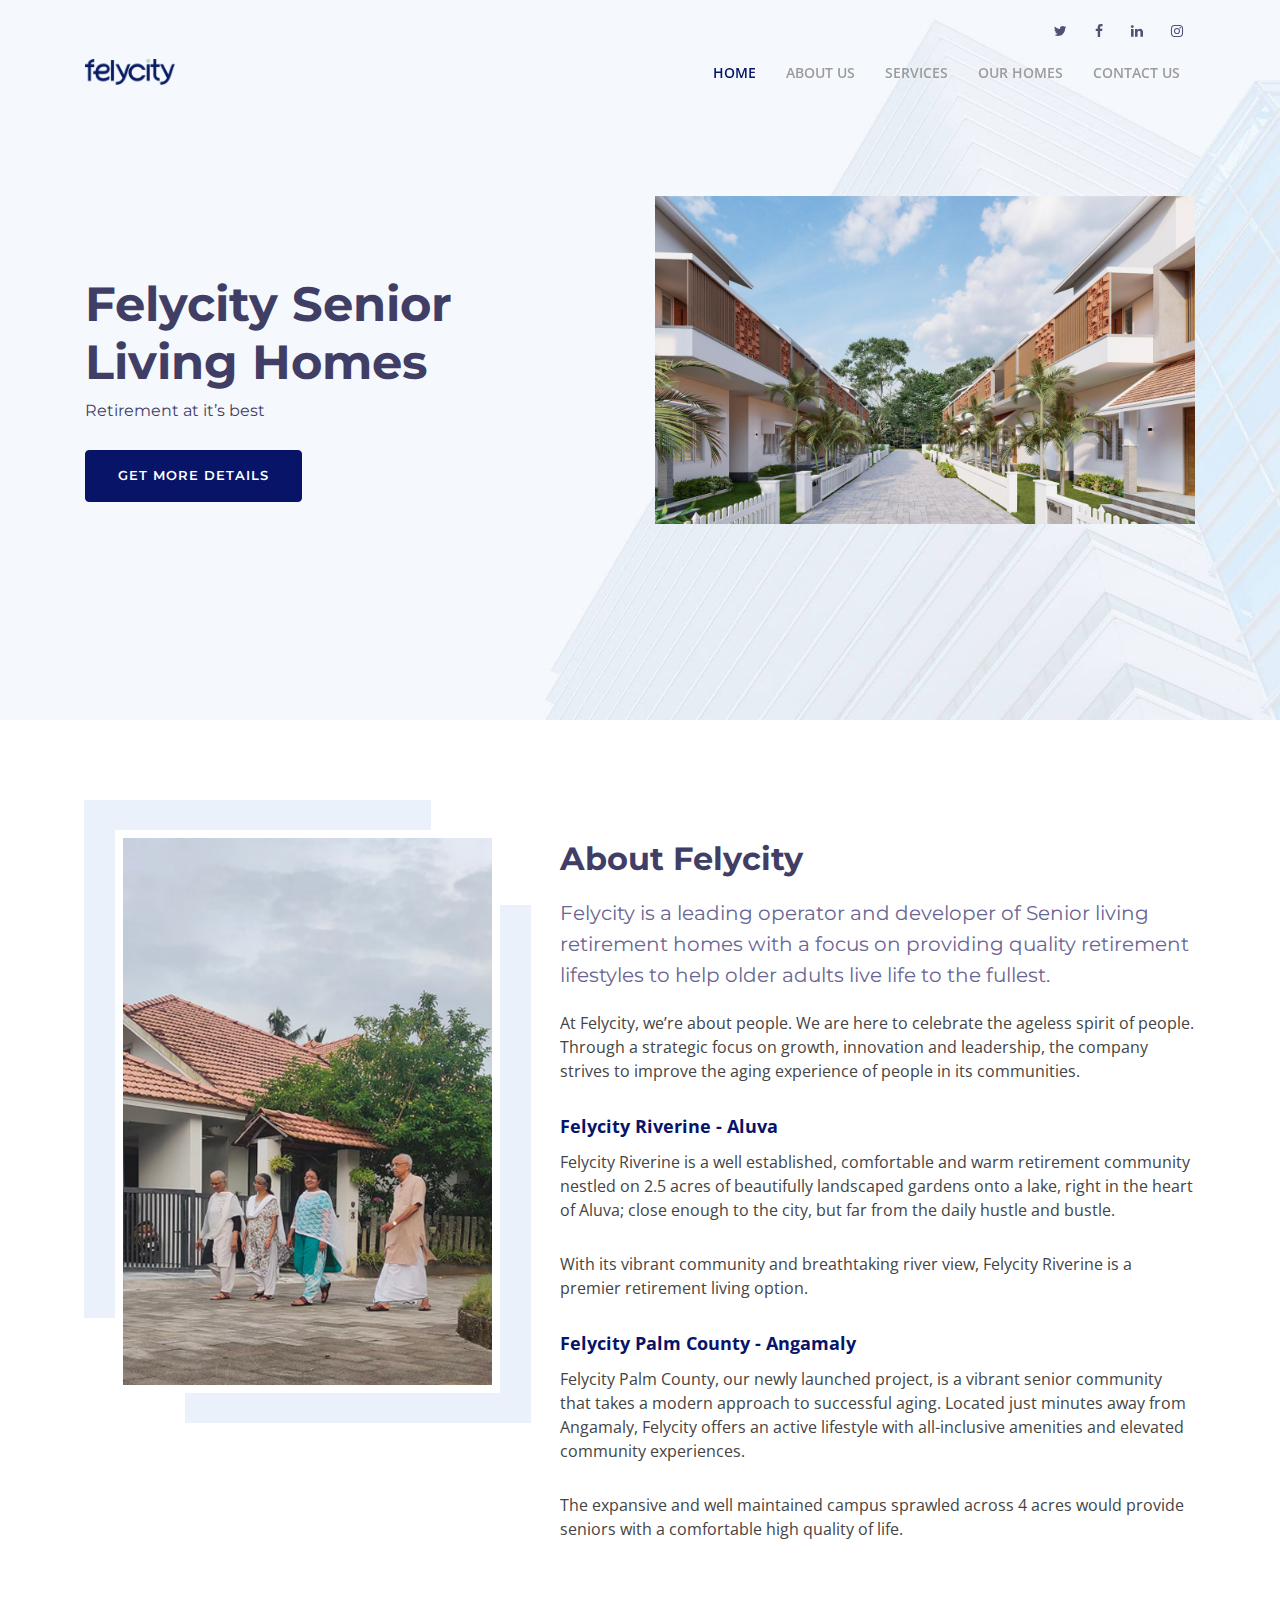
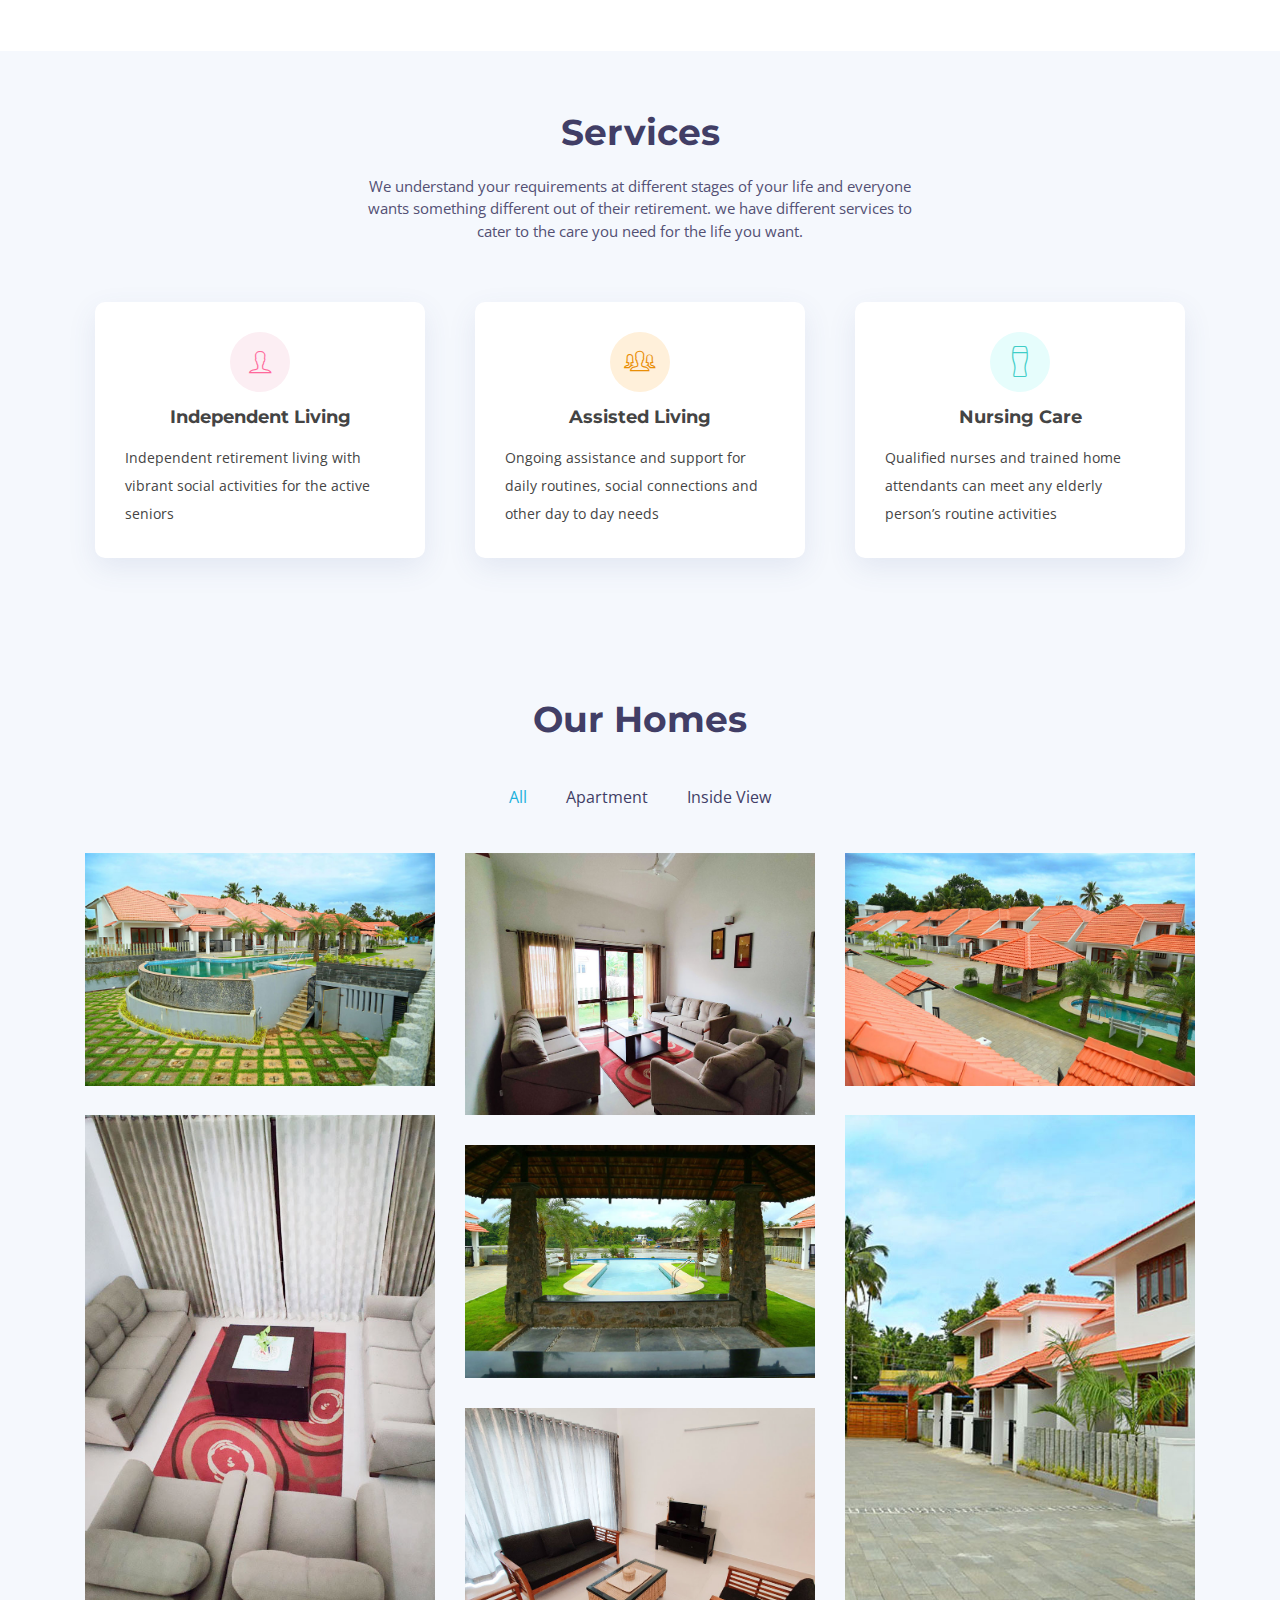
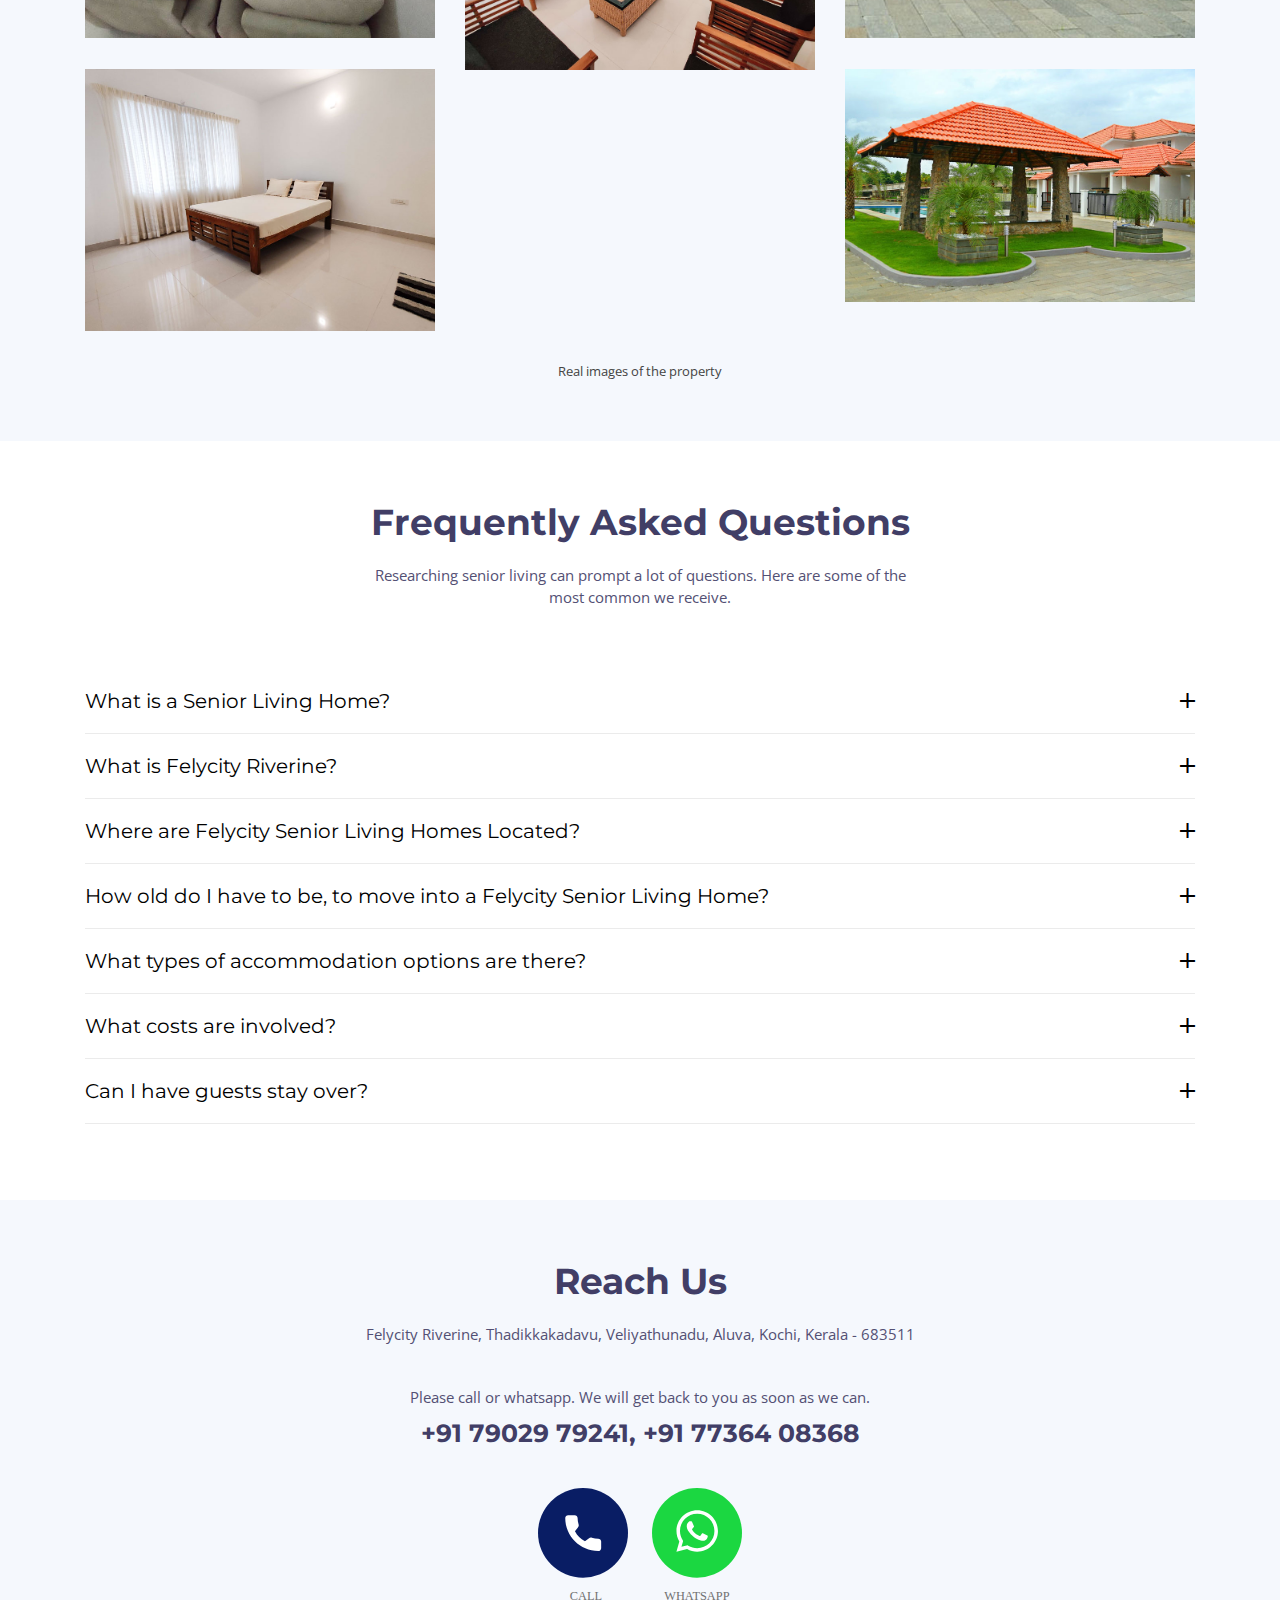
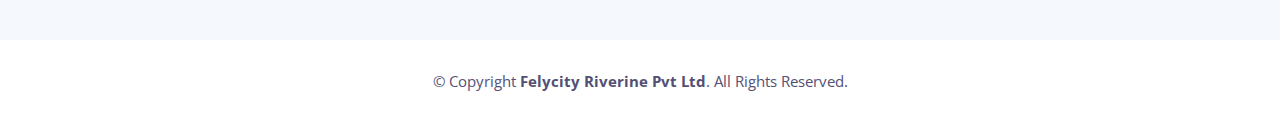
<file: index.html>
<!DOCTYPE html>
<html lang="en">
  <head>
    <meta charset="utf-8" />
    <title>
      Felycity Senior Living - Retirement Homes in Cochin Aluva, Kerala - Old
      Age Homes in Kerala, India
    </title>
    <meta content="width=device-width, initial-scale=1.0" name="viewport" />
    <meta
      content="felycity, felycity senior living, senior living, senior living homes, senior living in kerala, best senior living in kerala, 
      old age home, old age homes, old age house, aged home, santhwanam, santhwanam old age home, retirement & assisted living facility, 
      old age homes in kochi aluva, old age homes near cochin aluva, old age homes news kochi aluva, old age home in kochi aluva, old age homes in cochinaluva , 
      old age homes in kerala, old age homes in india, old age care in cochin, old age care in cochin, old age care in kerala, 
      old age care in india, old age care near cochin aluva, old age care near cochin aluva, retirement home, 
      retirement home in cochin aluva, retirement home in cochin aluva, retirement home in kerala, retirement home in india, 
      home away from your home, old age home near cochin, cochin, kerala, senior citizen homes in kerala, 
      old age homes kerala, home for senior citizen in kerala, retirement homes kerala, 
      senior care service in kerala, best senior care, facilities kerala, nursing homes in kerala, 
      assisted living facility in kerala, senior care home, old age home, Retirement home, ernakulm, 
      old age home, elders living, senior citizens, kerala, felycity, felycity homes, felycity senior living, felicity senior living, 
      felicity, felicity homes, felicity senior living, felicitysenior living homes,senior living homes in kerala, old age homes in kerala, 
      old age homes in kochi, old age homes in cochin aluva"
      name="keywords"
    />

    <meta name="robots" content="index,follow,noodp,noydir" />
    <meta
      name="description"
      content="Buy suitable retirement homes in Kerala. Nursing homes in Cochin, Aluva, Kerala"
    />
    <link rel="canonical" href="https://felycity.com/" />
    <!-- /platinum one seo pack -->
    <meta
      property="og:title"
      content="Felycity Senior Living - For the 'Young at Heart' Seniors."
    />
    <meta property="og:url" content="http://felycity.com/" />
    <meta property="og:image" content="" />
    <meta property="og:site_name" content="YelowHouse" />
    <meta property="og:image" content="http://felycity.com/img/share.jpg" />
    <meta
      property="og:description"
      content="Felycity Senior Living - For the 'Young at Heart' Seniors."
    />
    <meta
      name="twitter:title"
      content="Felycity Senior Living - For the 'Young at Heart' Seniors."
    />

    <!-- Favicons -->
    <link href="img/favicon.png" rel="icon" />
    <link href="img/apple-touch-icon.png" rel="apple-touch-icon" />
    <link
      href="https://fonts.googleapis.com/css?family=Open+Sans:300,300i,400,400i,500,600,700,700i|Montserrat:300,400,500,600,700"
      rel="stylesheet"
    />
    <link href="lib/bootstrap/css/bootstrap.min.css" rel="stylesheet" />

    <!-- Libraries CSS Files -->
    <link href="lib/font-awesome/css/font-awesome.min.css" rel="stylesheet" />
    <link href="lib/animate/animate.min.css" rel="stylesheet" />
    <link href="lib/ionicons/css/ionicons.min.css" rel="stylesheet" />
    <link href="lib/owlcarousel/assets/owl.carousel.min.css" rel="stylesheet" />
    <link href="lib/lightbox/css/lightbox.min.css" rel="stylesheet" />

    <!-- Main Stylesheet File -->
    <link href="css/style.css" rel="stylesheet" />
  </head>

  <body>
    <!--==========================
  Header
  ============================-->
    <header id="header">
      <div id="topbar">
        <div class="container">
          <div class="social-links">
            <a
              href="https://twitter.com/Felycit40163819"
              class="twitter"
              target="_blank"
              ><i class="fa fa-twitter"></i
            ></a>
            <a
              href="https://www.facebook.com/Felycityhomes/"
              class="facebook"
              target="_blank"
              ><i class="fa fa-facebook"></i
            ></a>
            <a
              href="https://www.linkedin.com/in/felycity-senior-living-39383b198/"
              target="_blank"
              class="linkedin"
              ><i class="fa fa-linkedin"></i
            ></a>
            <a
              href="https://www.instagram.com/felycityseniorliving/"
              class="instagram"
              target="_blank"
              ><i class="fa fa-instagram"></i
            ></a>
          </div>
        </div>
      </div>

      <div class="container">
        <div class="logo float-left" title="Merry Christmas">
          <a href="#header" class="scrollto"
            ><img
              src="img/felycity-logo.png"
              alt="felycity logo"
              class="img-fluid"
          /></a>
        </div>

        <nav class="main-nav float-right d-none d-lg-block">
          <ul>
            <li class="active"><a href="#intro">Home</a></li>
            <li><a href="#about">About Us</a></li>
            <li><a href="#services">Services</a></li>
            <li><a href="#portfolio">Our Homes</a></li>
            <li><a href="#footer">Contact Us</a></li>
          </ul>
        </nav>
        <!-- .main-nav -->
      </div>
    </header>
    <!-- #header -->

    <!--==========================
    Intro Section
  ============================-->
    <section id="intro" class="clearfix">
      <div class="container d-flex h-100">
        <div class="row justify-content-center align-self-center">
          <div class="col-md-6 intro-info order-md-first order-last">
            <h1>
              Felycity Senior <br />
              Living Homes
            </h1>
            <h4>Retirement at it’s best</h4>
            <div>
              <a href="#footer" class="btn-get-started scrollto"
                >Get more details</a
              >
            </div>
          </div>

          <div class="col-md-6 intro-img order-md-last order-first">
            <img
              src="img/intro-img-new2.jpg"
              alt="felycity senior home"
              class="img-fluid"
            />
          </div>
        </div>
      </div>
    </section>
    <!-- #intro -->

    <main id="main">
      <!--==========================
      About Us Section
    ============================-->
      <section id="about">
        <div class="container">
          <div class="row">
            <div class="col-lg-5 col-md-6">
              <div class="about-img">
                <img src="img/about-img-new2.jpg" alt="felycity senior home" />
              </div>
            </div>

            <div class="col-lg-7 col-md-6">
              <div class="about-content">
                <h2>About Felycity</h2>
                <h3>
                  Felycity is a leading operator and developer of Senior living
                  retirement homes with a focus on providing quality retirement
                  lifestyles to help older adults live life to the fullest.
                </h3>
                <p>
                  At Felycity, we’re about people. We are here to celebrate the
                  ageless spirit of people. Through a strategic focus on growth,
                  innovation and leadership, the company strives to improve the
                  aging experience of people in its communities.
                </p>
                <p>
                  <b style="color: #071468;">Felycity Riverine - Aluva</b> Felycity Riverine is a well
                  established, comfortable and warm retirement community nestled
                  on 2.5 acres of beautifully landscaped gardens onto a lake,
                  right in the heart of Aluva; close enough to the city, but far
                  from the daily hustle and bustle.
                </p>
                <p>
                  With its vibrant community and breathtaking river view,
                  Felycity Riverine is a premier retirement living option.
                </p>
                <p>
                  <b style="color: #071468;">Felycity Palm County - Angamaly</b> Felycity Palm County,
                  our newly launched project, is a vibrant senior community that
                  takes a modern approach to successful aging. Located just
                  minutes away from Angamaly, Felycity offers an active
                  lifestyle with all-inclusive amenities and elevated community
                  experiences.
                </p>
                <p>
                  The expansive and well maintained campus sprawled across 4
                  acres would provide seniors with a comfortable high quality of
                  life.
                </p>
              </div>
            </div>
          </div>
        </div>
      </section>
      <!-- #about -->

      <!--==========================
      Services Section
    ============================-->
      <section id="services" class="section-bg">
        <div class="container">
          <header class="section-header">
            <h3>Services</h3>
            <p>
              We understand your requirements at different stages of your life
              and everyone wants something different out of their retirement. we
              have different services to cater to the care you need for the life
              you want.
            </p>
          </header>

          <div class="row">
            <div class="col-md-6 col-lg-4">
              <div class="box">
                <div class="icon" style="background: #fceef3">
                  <i class="ion-ios-person-outline" style="color: #ff689b"></i>
                </div>
                <h4 class="title">Independent Living</h4>
                <p class="description">
                  Independent retirement living with vibrant social activities
                  for the active seniors
                </p>
              </div>
            </div>
            <div class="col-md-6 col-lg-4">
              <div class="box">
                <div class="icon" style="background: #fff0da">
                  <i class="ion-ios-people-outline" style="color: #e98e06"></i>
                </div>
                <h4 class="title">Assisted Living</h4>
                <p class="description">
                  Ongoing assistance and support for daily routines, social
                  connections and other day to day needs
                </p>
              </div>
            </div>

            <div class="col-md-6 col-lg-4">
              <div class="box">
                <div class="icon" style="background: #e6fdfc">
                  <i class="ion-ios-pint-outline" style="color: #3fcdc7"></i>
                </div>
                <h4 class="title">Nursing Care</h4>
                <p class="description">
                  Qualified nurses and trained home attendants can meet any
                  elderly person’s routine activities
                </p>
              </div>
            </div>
          </div>
        </div>
      </section>
      <!-- #services -->

      <!--==========================
      Portfolio Section
    ============================-->
      <section id="portfolio" class="section-bg">
        <div class="container">
          <header class="section-header">
            <h3 class="section-title">Our Homes</h3>
          </header>

          <div class="row">
            <div class="col-lg-12">
              <ul id="portfolio-flters">
                <li data-filter="*" class="filter-active">All</li>
                <li data-filter=".filter-app">Apartment</li>
                <li data-filter=".filter-card">Inside View</li>
              </ul>
            </div>
          </div>

          <div class="row portfolio-container">
            <div class="col-lg-4 col-md-6 portfolio-item filter-app">
              <div class="portfolio-wrap">
                <img
                  src="img/portfolio/app1.jpg"
                  class="img-fluid"
                  alt="felycity senior home"
                />
                <div class="portfolio-info">
                  <div>
                    <a
                      href="img/portfolio/app1.jpg"
                      data-lightbox="portfolio"
                      data-title="Apartment View"
                      class="link-preview"
                      title="Preview"
                      ><i class="ion ion-eye"></i
                    ></a>
                  </div>
                </div>
              </div>
            </div>

            <div class="col-lg-4 col-md-6 portfolio-item filter-web">
              <div class="portfolio-wrap">
                <img
                  src="img/portfolio/web3.jpg"
                  class="img-fluid"
                  alt="felycity senior home"
                />
                <div class="portfolio-info">
                  <div>
                    <a
                      href="img/portfolio/web3.jpg"
                      class="link-preview"
                      data-lightbox="portfolio"
                      data-title="Inside View"
                      title="Preview"
                      ><i class="ion ion-eye"></i
                    ></a>
                  </div>
                </div>
              </div>
            </div>

            <div class="col-lg-4 col-md-6 portfolio-item filter-app">
              <div class="portfolio-wrap">
                <img
                  src="img/portfolio/app2.jpg"
                  class="img-fluid"
                  alt="felycity senior home"
                />
                <div class="portfolio-info">
                  <div>
                    <a
                      href="img/portfolio/app2.jpg"
                      class="link-preview"
                      data-lightbox="portfolio"
                      data-title="Apartment View"
                      title="Preview"
                      ><i class="ion ion-eye"></i
                    ></a>
                  </div>
                </div>
              </div>
            </div>

            <div class="col-lg-4 col-md-6 portfolio-item filter-card">
              <div class="portfolio-wrap">
                <img
                  src="img/portfolio/card2.jpg"
                  class="img-fluid"
                  alt="felycity senior home"
                />
                <div class="portfolio-info">
                  <div>
                    <a
                      href="img/portfolio/card2.jpg"
                      class="link-preview"
                      data-lightbox="portfolio"
                      data-title="Inside View"
                      title="Preview"
                      ><i class="ion ion-eye"></i
                    ></a>
                  </div>
                </div>
              </div>
            </div>

            <div class="col-lg-4 col-md-6 portfolio-item filter-app">
              <div class="portfolio-wrap">
                <img
                  src="img/portfolio/web2.jpg"
                  class="img-fluid"
                  alt="felycity senior home"
                />
                <div class="portfolio-info">
                  <div>
                    <a
                      href="img/portfolio/web2.jpg"
                      class="link-preview"
                      data-lightbox="portfolio"
                      data-title="Apartment View"
                      title="Preview"
                      ><i class="ion ion-eye"></i
                    ></a>
                  </div>
                </div>
              </div>
            </div>

            <div class="col-lg-4 col-md-6 portfolio-item filter-app">
              <div class="portfolio-wrap">
                <img
                  src="img/portfolio/app3.jpg"
                  class="img-fluid"
                  alt="felycity senior home"
                />
                <div class="portfolio-info">
                  <div>
                    <a
                      href="img/portfolio/app3.jpg"
                      class="link-preview"
                      data-lightbox="portfolio"
                      data-title="Apartment View"
                      title="Preview"
                      ><i class="ion ion-eye"></i
                    ></a>
                  </div>
                </div>
              </div>
            </div>

            <div class="col-lg-4 col-md-6 portfolio-item filter-card">
              <div class="portfolio-wrap">
                <img
                  src="img/portfolio/card1.jpg"
                  class="img-fluid"
                  alt="felycity senior home"
                />
                <div class="portfolio-info">
                  <div>
                    <a
                      href="img/portfolio/card1.jpg"
                      class="link-preview"
                      data-lightbox="portfolio"
                      data-title="Inside View"
                      title="Preview"
                      ><i class="ion ion-eye"></i
                    ></a>
                  </div>
                </div>
              </div>
            </div>

            <div class="col-lg-4 col-md-6 portfolio-item filter-card">
              <div class="portfolio-wrap">
                <img
                  src="img/portfolio/card3.jpg"
                  class="img-fluid"
                  alt="felycity senior home"
                />
                <div class="portfolio-info">
                  <div>
                    <a
                      href="img/portfolio/card3.jpg"
                      class="link-preview"
                      data-lightbox="portfolio"
                      data-title="Inside View"
                      title="Preview"
                      ><i class="ion ion-eye"></i
                    ></a>
                  </div>
                </div>
              </div>
            </div>

            <div class="col-lg-4 col-md-6 portfolio-item filter-app">
              <div class="portfolio-wrap">
                <img
                  src="img/portfolio/web1.jpg"
                  class="img-fluid"
                  alt="felycity senior home"
                />
                <div class="portfolio-info">
                  <div>
                    <a
                      href="img/portfolio/web1.jpg"
                      class="link-preview"
                      data-lightbox="portfolio"
                      data-title="Apartment View"
                      title="Preview"
                      ><i class="ion ion-eye"></i
                    ></a>
                  </div>
                </div>
              </div>
            </div>
          </div>
        </div>
        <small style="display: block; text-align: center"
          >Real images of the property</small
        >
      </section>
      <!-- #portfolio -->

      <!--==========================
      Frequently Asked Questions Section
    ============================-->
      <section id="faq">
        <div class="container">
          <header class="section-header">
            <h3>Frequently Asked Questions</h3>
            <p>
              Researching senior living can prompt a lot of questions. Here are
              some of the most common we receive.
            </p>
          </header>

          <ul id="faq-list" class="">
            <li>
              <a data-toggle="collapse" class="collapsed" href="#faq1"
                >What is a Senior Living Home? <i class="ion-android-remove"></i
              ></a>
              <div id="faq1" class="collapse" data-parent="#faq-list">
                <p>
                  A senior living home is a residential community that is
                  specifically designed and built for older people
                </p>
                <p>
                  Generally, senior living residents are retired from full-time
                  work and are 65 years of age or older.
                </p>
                <p>
                  Senior living homes are different from old age homes and are
                  suited to residents who are reasonably independent, although
                  we offer both independent living and care apartments for those
                  needing added support.
                </p>
              </div>
            </li>

            <li>
              <a data-toggle="collapse" href="#faq2" class="collapsed"
                >What is Felycity Riverine? <i class="ion-android-remove"></i
              ></a>
              <div id="faq2" class="collapse" data-parent="#faq-list">
                <p>
                  Felycity Riverine is the first community by the Felycity
                  Senior Living Homes. It is a well established, comfortable and
                  warm retirement community nestled on 2.5 acres of beautifully
                  landscaped gardens right in the heart of Aluva; close enough
                  to the city, but far from the daily hustle and bustle.
                </p>
                <p>
                  We are very fortunate to back onto a lake, as it creates a
                  beautiful, serene atmosphere for residents. They enjoy
                  sweeping views not only from their rooms, but also from the
                  comfort of our outdoor courtyard, lined with shady trees and
                  featuring a gazebo, barbecue and infinity pool—perfect for
                  quiet relaxation, exercise or enjoying a cold beverage with
                  friends. In addition, residents have access to a variety of
                  engaging activities and outings, making our retirement
                  community a vibrant place both indoors and outdoors. There’s
                  ample parking to accommodate residents and guests alike.
                </p>
              </div>
            </li>

            <li>
              <a data-toggle="collapse" href="#faq4" class="collapsed"
                >Where are Felycity Senior Living Homes Located?
                <i class="ion-android-remove"></i
              ></a>
              <div id="faq4" class="collapse" data-parent="#faq-list">
                <p>
                  We are currently operational at Felycity Riverine, in Aluva,
                  Cochin. Riverine being our first community, we are developing
                  similar communities across the state. We are also planning a
                  range of new communities across the country.
                </p>
                <p>
                  <b>Call/ Whatsapp</b> <br />
                  +91 79029 79241, +91 77364 08368
                </p>
              </div>
            </li>
            <li>
              <a data-toggle="collapse" href="#faq5" class="collapsed"
                >How old do I have to be, to move into a Felycity Senior Living
                Home? <i class="ion-android-remove"></i
              ></a>
              <div id="faq5" class="collapse" data-parent="#faq-list">
                <p>
                  Generally, residents must be at least 55 years old. However,
                  the homes, facilities and services in a senior living home are
                  designed to cater to the needs of older residents and tend to
                  attract residents aged 65 and over. But anyone who wants to
                  move in to enjoy the best part of their retirement life is
                  always welcome.
                </p>
              </div>
            </li>
            <li>
              <a data-toggle="collapse" href="#faq6" class="collapsed"
                >What types of accommodation options are there?
                <i class="ion-android-remove"></i
              ></a>
              <div id="faq6" class="collapse" data-parent="#faq-list">
                <p>There are 2 main types of options:</p>
                <p>
                  <b>1) Rent</b> <br />
                  You can rent out a Private room, Studio room or a full villa
                  for your retirement living, based on a simple Leave and
                  License Agreement.
                </p>
                <p>
                  <b>2) Buy</b> <br />
                  You can buy a Villa and own it during your stay.
                </p>
              </div>
            </li>
            <li>
              <a data-toggle="collapse" href="#faq7" class="collapsed"
                >What costs are involved? <i class="ion-android-remove"></i
              ></a>
              <div id="faq7" class="collapse" data-parent="#faq-list">
                <p>
                  <b>Token Amount</b> <br />
                  An initial sum paid to block your Studio/ Room / Villa
                </p>
                <p>
                  <b>Security Deposit</b> <br />
                  A refundable interest free Security Deposit.*
                </p>
                <p>
                  <b>Medical Deposit</b> <br />
                  A refundable Medical deposit.*
                </p>
                <p>
                  <b>Rent</b> <br />
                  A monthly rent for your Studio / room/ Villa accommodation
                </p>
                <p>
                  <b>Service Charge</b> <br />
                  A monthly utility Service charge for all the Services availed
                </p>
              </div>
            </li>
            <li>
              <a data-toggle="collapse" href="#faq8" class="collapsed"
                >Can I have guests stay over? <i class="ion-android-remove"></i
              ></a>
              <div id="faq8" class="collapse" data-parent="#faq-list">
                <p>
                  Yes – We do have dedicated Guest Houses to accommodate your
                  guests for a short period. However, this would be chargeable
                  as per the prevailing Tariff rates.
                </p>
              </div>
            </li>
          </ul>
        </div>
      </section>
      <!-- #faq -->
    </main>

    <!--==========================
    Footer
  ============================-->
    <footer id="footer" class="section-bg">
      <div class="footer-top">
        <div class="container">
          <div class="row">
            <div class="col-lg-12">
              <div class="section-header">
                <h3>Reach Us</h3>
                <p style="padding-bottom: 40px">
                  Felycity Riverine, Thadikkakadavu, Veliyathunadu, Aluva,
                  Kochi, Kerala - 683511
                </p>
                <p style="padding-bottom: 10px">
                  Please call or whatsapp. We will get back to you as soon as we
                  can.
                </p>
                <h4 class="call-number">+91 79029 79241, +91 77364 08368</h4>
              </div>
              <div class="call-action">
                <a href="tel:+91 7736408368">
                  <img src="img/call-icon.svg" alt="" />
                </a>
                <a
                  href="https://api.whatsapp.com/send?phone=+917736408368"
                  target="_blank"
                >
                  <img src="img/whatsapp-icon.svg" alt="" />
                </a>
              </div>
            </div>
          </div>
        </div>
      </div>

      <div class="container">
        <div class="copyright">
          &copy; Copyright <strong>Felycity Riverine Pvt Ltd</strong>. All
          Rights Reserved.
        </div>
      </div>
    </footer>
    <!-- #footer -->

    <a href="#" class="back-to-top"><i class="fa fa-chevron-up"></i></a>
    <!-- Uncomment below i you want to use a preloader -->
    <!-- <div id="preloader"></div> -->

    <!-- JavaScript Libraries -->
    <script src="lib/jquery/jquery.min.js"></script>
    <script src="lib/jquery/jquery-migrate.min.js"></script>
    <script src="lib/bootstrap/js/bootstrap.bundle.min.js"></script>
    <script src="lib/easing/easing.min.js"></script>
    <script src="lib/mobile-nav/mobile-nav.js"></script>
    <script src="lib/wow/wow.min.js"></script>
    <script src="lib/waypoints/waypoints.min.js"></script>
    <script src="lib/counterup/counterup.min.js"></script>
    <script src="lib/owlcarousel/owl.carousel.min.js"></script>
    <script src="lib/isotope/isotope.pkgd.min.js"></script>
    <script src="lib/lightbox/js/lightbox.min.js"></script>
    <!-- Contact Form JavaScript File -->
    <script src="contactform/contactform.js"></script>

    <!-- Template Main Javascript File -->
    <script src="js/main.js"></script>
    <!-- Global site tag (gtag.js) - Google Analytics -->
    <script
      async
      src="https://www.googletagmanager.com/gtag/js?id=UA-153688565-1"
    ></script>
    <script>
      window.dataLayer = window.dataLayer || [];
      function gtag() {
        dataLayer.push(arguments);
      }
      gtag("js", new Date());

      gtag("config", "UA-153688565-1");
    </script>
  </body>
</html>
</file>
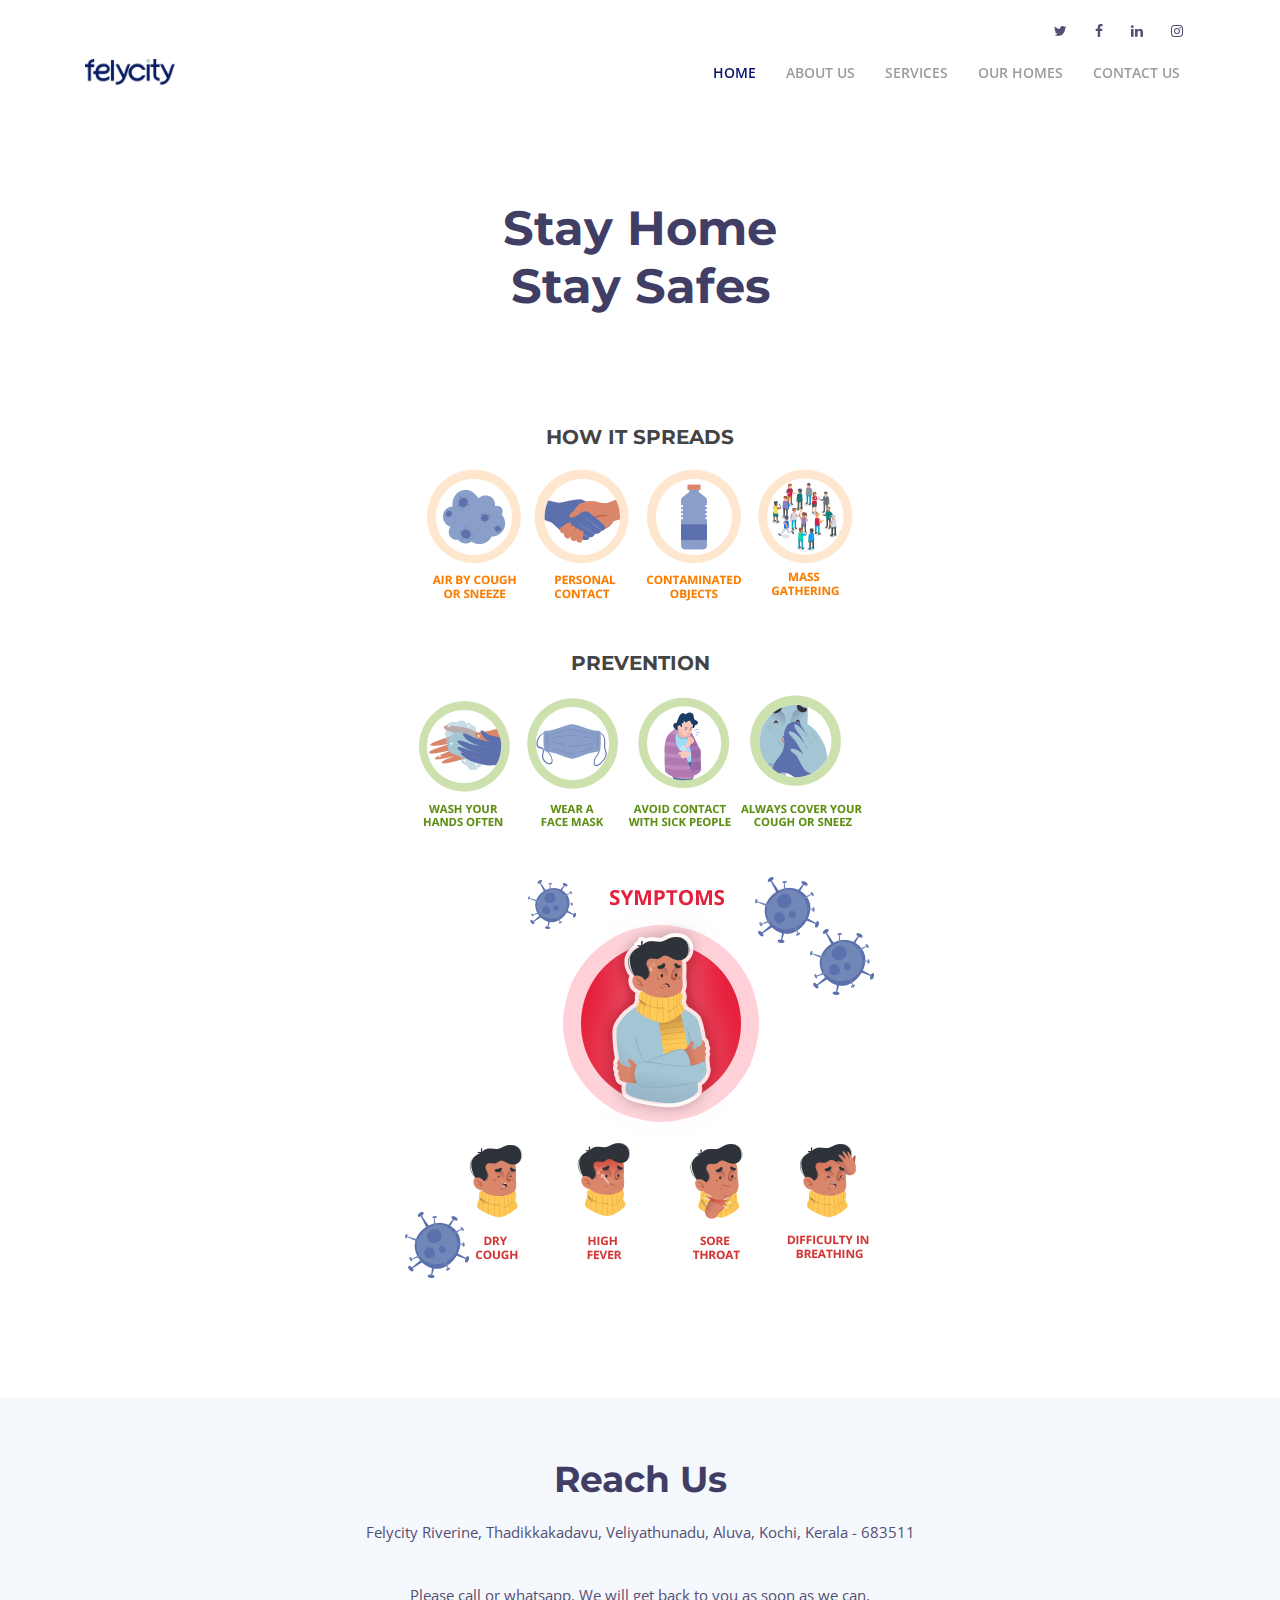
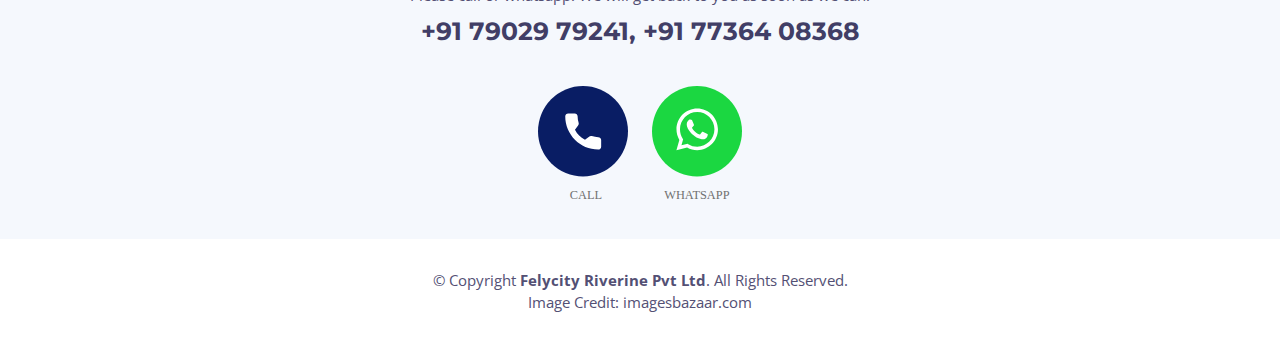
<file: covid.html>
<!DOCTYPE html>
<html lang="en">
  <head>
    <meta charset="utf-8" />
    <title>
      Felycity Senior Living - Retirement Homes in Cochin Aluva, Kerala - Old
      Age Homes in Kerala, India
    </title>
    <meta content="width=device-width, initial-scale=1.0" name="viewport" />
    <meta
      content="felycity, felycity senior living, senior living, senior living homes, senior living in kerala, best senior living in kerala, 
      old age home, old age homes, old age house, aged home, santhwanam, santhwanam old age home, retirement & assisted living facility, 
      old age homes in kochi aluva, old age homes near cochin aluva, old age homes news kochi aluva, old age home in kochi aluva, old age homes in cochinaluva , 
      old age homes in kerala, old age homes in india, old age care in cochin, old age care in cochin, old age care in kerala, 
      old age care in india, old age care near cochin aluva, old age care near cochin aluva, retirement home, 
      retirement home in cochin aluva, retirement home in cochin aluva, retirement home in kerala, retirement home in india, 
      home away from your home, old age home near cochin, cochin, kerala, senior citizen homes in kerala, 
      old age homes kerala, home for senior citizen in kerala, retirement homes kerala, 
      senior care service in kerala, best senior care, facilities kerala, nursing homes in kerala, 
      assisted living facility in kerala, senior care home, old age home, Retirement home, ernakulm, 
      old age home, elders living, senior citizens, kerala, felycity, felycity homes, felycity senior living, felicity senior living, 
      felicity, felicity homes, felicity senior living, felicitysenior living homes,senior living homes in kerala, old age homes in kerala, 
      old age homes in kochi, old age homes in cochin aluva"
      name="keywords"
    />

    <meta name="robots" content="index,follow,noodp,noydir" />
    <meta
      name="description"
      content="Buy suitable retirement homes in Kerala. Nursing homes in Cochin, Aluva, Kerala"
    />
    <link rel="canonical" href="https://felycity.com/" />
    <!-- /platinum one seo pack -->
    <meta
      property="og:title"
      content="Felycity Senior Living - For the 'Young at Heart' Seniors."
    />
    <meta property="og:url" content="http://felycity.com/" />
    <meta property="og:image" content="" />
    <meta property="og:site_name" content="YelowHouse" />
    <meta property="og:image" content="http://felycity.com/img/share.jpg" />
    <meta
      property="og:description"
      content="Felycity Senior Living - For the 'Young at Heart' Seniors."
    />
    <meta
      name="twitter:title"
      content="Felycity Senior Living - For the 'Young at Heart' Seniors."
    />

    <!-- Favicons -->
    <link href="img/favicon.png" rel="icon" />
    <link href="img/apple-touch-icon.png" rel="apple-touch-icon" />
    <link
      href="https://fonts.googleapis.com/css?family=Open+Sans:300,300i,400,400i,500,600,700,700i|Montserrat:300,400,500,600,700"
      rel="stylesheet"
    />
    <link href="lib/bootstrap/css/bootstrap.min.css" rel="stylesheet" />

    <!-- Libraries CSS Files -->
    <link href="lib/font-awesome/css/font-awesome.min.css" rel="stylesheet" />
    <link href="lib/animate/animate.min.css" rel="stylesheet" />
    <link href="lib/ionicons/css/ionicons.min.css" rel="stylesheet" />
    <link href="lib/owlcarousel/assets/owl.carousel.min.css" rel="stylesheet" />
    <link href="lib/lightbox/css/lightbox.min.css" rel="stylesheet" />

    <!-- Main Stylesheet File -->
    <link href="css/style.css" rel="stylesheet" />
  </head>

  <body>
    <!--==========================
  Header
  ============================-->
    <header id="header">
      <div id="topbar">
        <div class="container">
          <div class="social-links">
            <a
              href="https://twitter.com/Felycit40163819"
              class="twitter"
              target="_blank"
              ><i class="fa fa-twitter"></i
            ></a>
            <a
              href="https://www.facebook.com/Felycityhomes/"
              class="facebook"
              target="_blank"
              ><i class="fa fa-facebook"></i
            ></a>
            <a
              href="https://www.linkedin.com/in/felycity-senior-living-39383b198/"
              target="_blank"
              class="linkedin"
              ><i class="fa fa-linkedin"></i
            ></a>
            <a
              href="https://www.instagram.com/felycityhomes/"
              class="instagram"
              target="_blank"
              ><i class="fa fa-instagram"></i
            ></a>
          </div>
        </div>
      </div>

      <div class="container">
        <div class="logo float-left" title="Merry Christmas">
          <a href="index.html" class="scrollto"
            ><img
              src="img/felycity-logo.png"
              alt="felycity logo"
              class="img-fluid"
          /></a>
        </div>

        <nav class="main-nav float-right d-none d-lg-block">
          <ul>
            <li class="active"><a href="#intro">Home</a></li>
            <li><a href="#about">About Us</a></li>
            <li><a href="#services">Services</a></li>
            <li><a href="#portfolio">Our Homes</a></li>
            <li><a href="#footer">Contact Us</a></li>
          </ul>
        </nav>
        <!-- .main-nav -->
      </div>
    </header>
    <!-- #header -->
    <div class="container">
      <div class="covid">
        <h1>
          Stay Home <br />
          Stay Safes
        </h1>
        <div
          class="elfsight-app-ce9e4f16-8616-4917-b300-2b3d22707645 covid19"
        ></div>
        <div class="info-wrapper-covid">
          <div class="more-info">
            <h5>HOW IT SPREADS</h5>
            <img src="./img/covid1.png" alt="" />
          </div>
          <div class="more-info">
            <h5>PREVENTION</h5>
            <img src="./img/covid2.png" alt="" />
          </div>
        </div>
        <div class="more-info">
          <img src="./img/covid3.png" alt="" />
        </div>
        <br><br><br><br><br>
      </div>
    </div>
    <!-- #footer -->
    <footer id="footer" class="section-bg">
      <div class="footer-top">
        <div class="container">
          <div class="row">
            <div class="col-lg-12">
              <div class="section-header">
                <h3>Reach Us</h3>
                <p style="padding-bottom: 40px;">
                  Felycity Riverine, Thadikkakadavu, Veliyathunadu, Aluva,
                  Kochi, Kerala - 683511
                </p>
                <p style="padding-bottom: 10px;">
                  Please call or whatsapp. We will get back to you as soon as we
                  can.
                </p>
                <h4 class="call-number">+91 79029 79241, +91 77364 08368</h4>
              </div>
              <div class="call-action">
                <a href="tel:+91 7736408368">
                  <img src="img/call-icon.svg" alt="" />
                </a>
                <a
                  href="https://api.whatsapp.com/send?phone=+917736408368"
                  target="_blank"
                >
                  <img src="img/whatsapp-icon.svg" alt="" />
                </a>
              </div>
            </div>
          </div>
        </div>
      </div>

      <div class="container">
        <div class="copyright">
          © Copyright <strong>Felycity Riverine Pvt Ltd</strong>. All Rights
          Reserved. <br />Image Credit: imagesbazaar.com
        </div>
      </div>
    </footer>

    <a href="#" class="back-to-top"><i class="fa fa-chevron-up"></i></a>
    <!-- Uncomment below i you want to use a preloader -->
    <!-- <div id="preloader"></div> -->

    <!-- JavaScript Libraries -->
    <script src="lib/jquery/jquery.min.js"></script>
    <!-- Contact Form JavaScript File -->
    <script src="contactform/contactform.js"></script>

    <!-- Template Main Javascript File -->
    <script src="js/main.js"></script>
    <!-- Global site tag (gtag.js) - Google Analytics -->
    <script
      async
      src="https://www.googletagmanager.com/gtag/js?id=UA-153688565-1"
    ></script>
    <script>
      window.dataLayer = window.dataLayer || []
      function gtag() {
        dataLayer.push(arguments)
      }
      gtag('js', new Date())

      gtag('config', 'UA-153688565-1')
    </script>
    <script src="https://apps.elfsight.com/p/platform.js" defer></script>
  </body>
</html>
</file>
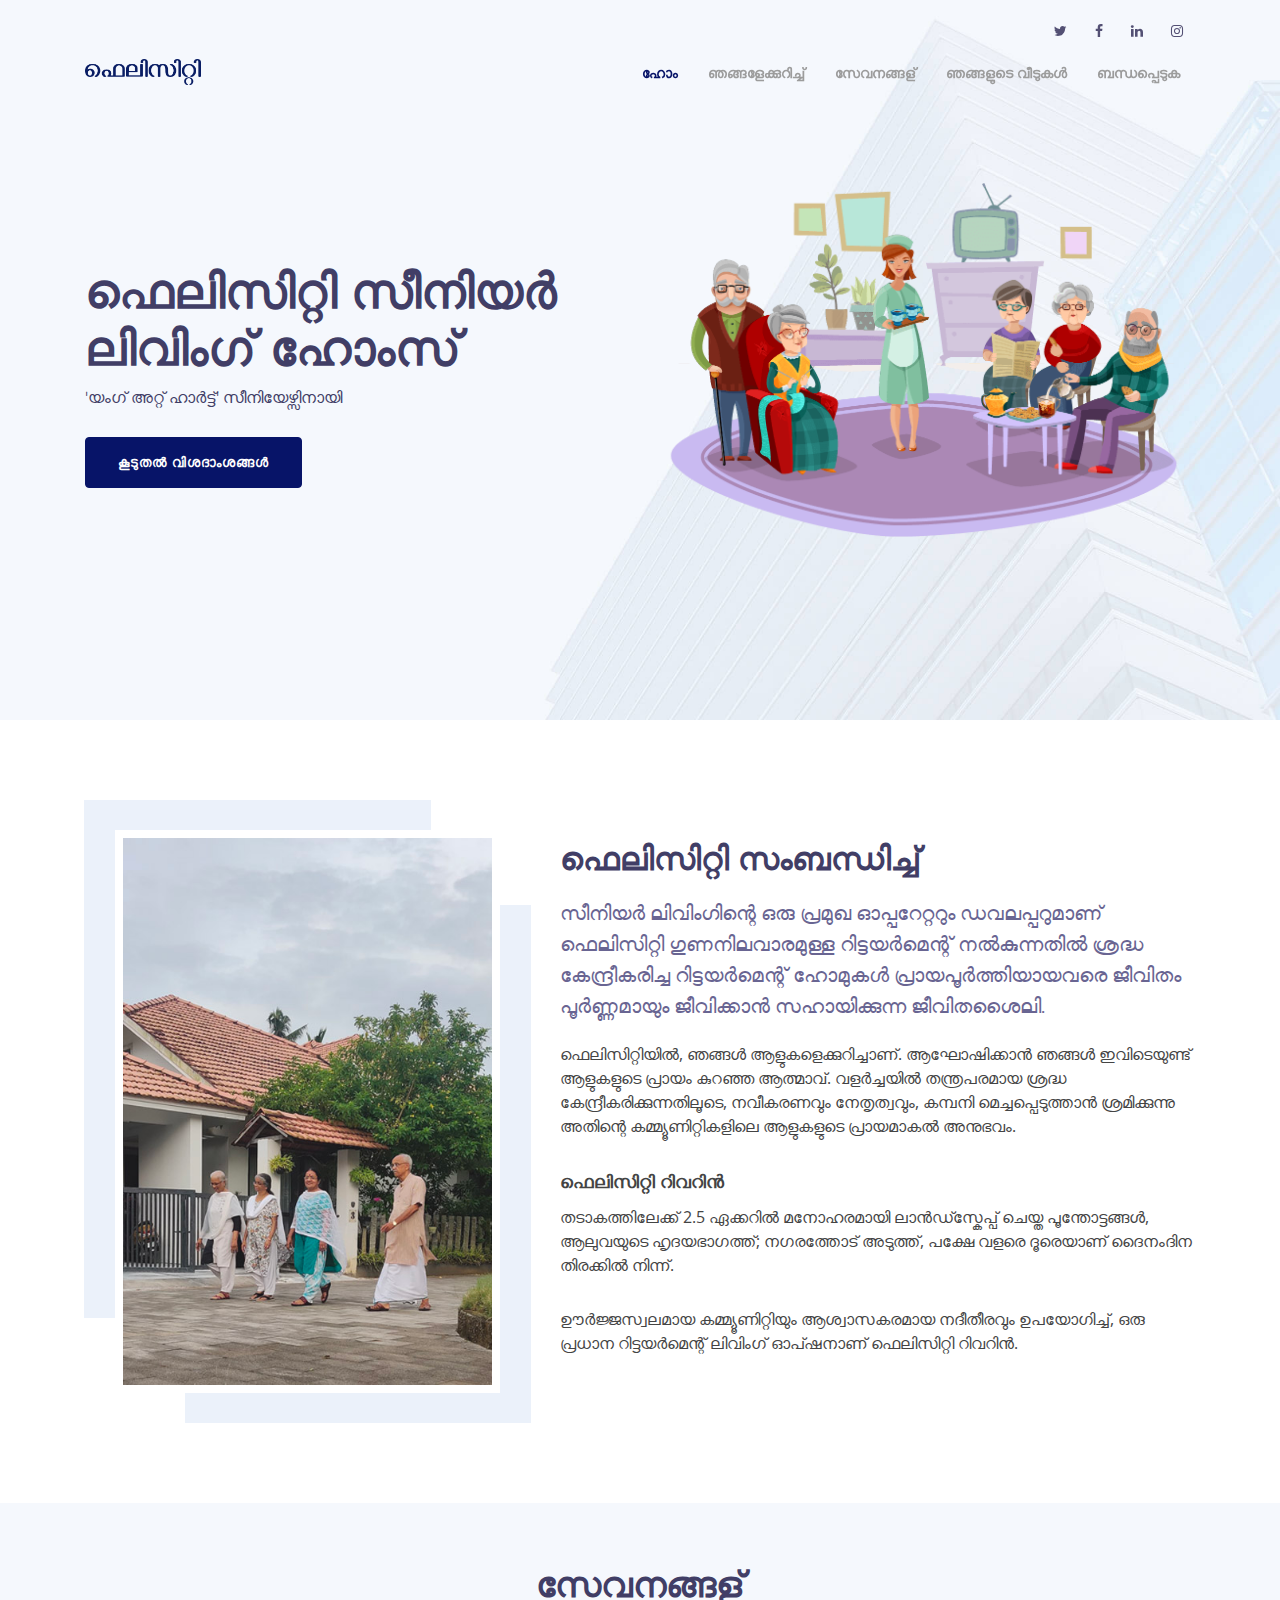
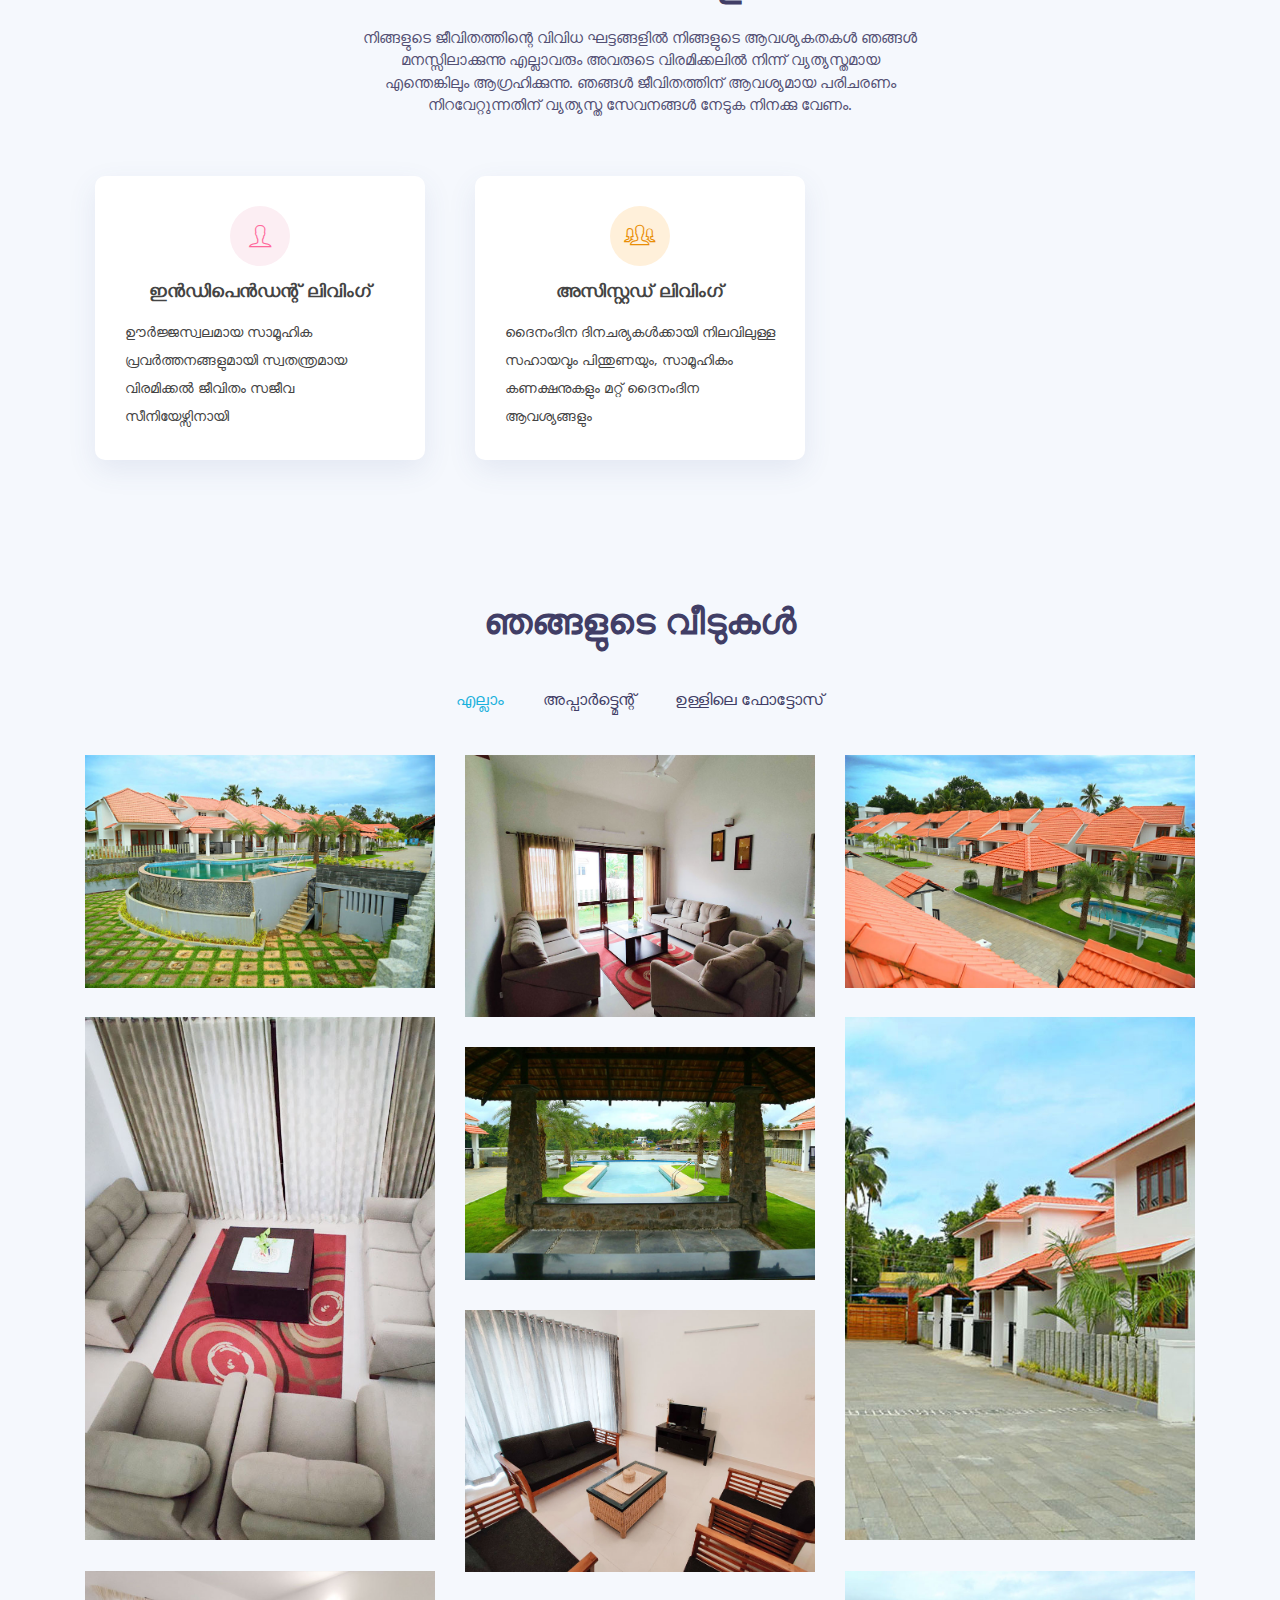
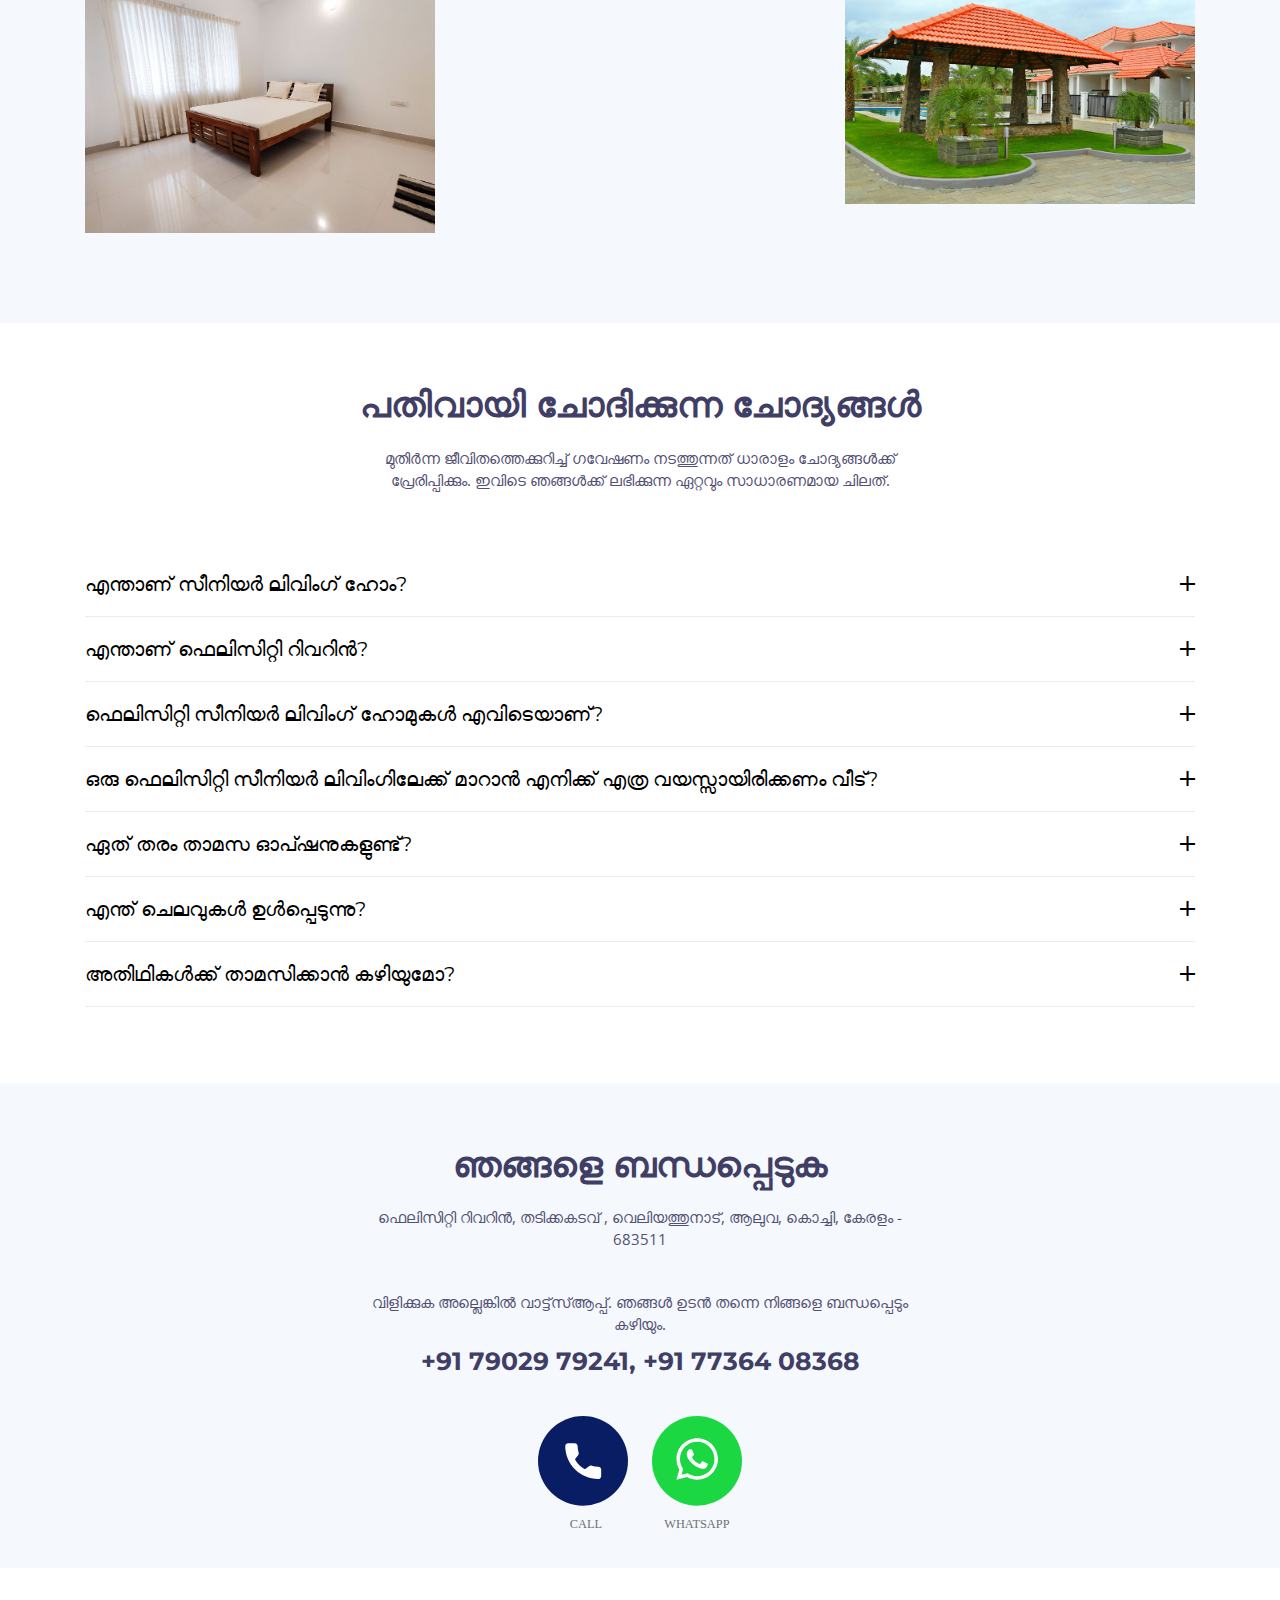
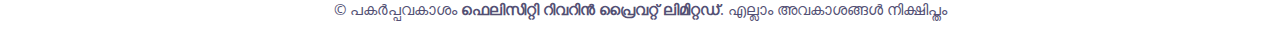
<file: malayalam.html>
<!DOCTYPE html>
<html lang="en">
  <head>
    <meta charset="utf-8" />
    <title>Felycity Senior Living</title>
    <meta content="width=device-width, initial-scale=1.0" name="viewport" />
    <meta
      content="felycity, felycity senior living, senior living, senior living homes, senior living in kerala, best senior living in kerala, 
      old age home, old age homes, old age house, aged home, santhwanam, santhwanam old age home, retirement & assisted living facility, 
      old age homes in kochi, old age homes near cochin, old age homes news kochi, old age home in kochi, old age homes in cochin, 
      old age homes in kerala, old age homes in india, old age care in cochin, old age care in cochin, old age care in kerala, 
      old age care in india, old age care near cochin, old age care near cochin, retirement home, 
      retirement home in cochin, retirement home in cochin, retirement home in kerala, retirement home in india, 
      home away from your home, old age home near cochin, cochin, kerala, senior citizen homes in kerala, 
      old age homes kerala, home for senior citizen in kerala, retirement homes kerala, 
      senior care service in kerala, best senior care, facilities kerala, nursing homes in kerala, 
      assisted living facility in kerala, senior care home, old age home, Retirement home, ernakulm, 
      old age home, elders living, senior citizens, kerala, felycity, felycity homes, felycity senior living, felicity senior living, 
      felicity, felicity homes, felicity senior living, felicitysenior living homes,senior living homes in kerala, old age homes in kerala, 
      old age homes in kochi, old age homes in cochin"
      name="keywords"
    />
    <meta
      content="Professionally Managed Senior Citizens Communities with Round-the-clock Service Staff. Healthy Vegetarian Dining, Resident Medical Assistance and Care. Assisted Senior Living."
      name="description"
    />
    <meta
      property="og:title"
      content="Felycity Senior Living - For the 'Young at Heart' Seniors."
    />
    <meta property="og:url" content="http://felycity.com/" />
    <meta property="og:image" content="" />
    <meta property="og:site_name" content="YelowHouse" />
    <meta property="og:image" content="http://felycity.com/img/share.jpg" />
    <meta
      property="og:description"
      content="Felycity Senior Living - For the 'Young at Heart' Seniors."
    />
    <meta
      name="twitter:title"
      content="Felycity Senior Living - For the 'Young at Heart' Seniors."
    />

    <!-- Favicons -->
    <link href="img/favicon.png" rel="icon" />
    <link href="img/apple-touch-icon.png" rel="apple-touch-icon" />
    <link
      href="https://fonts.googleapis.com/css?family=Open+Sans:300,300i,400,400i,500,600,700,700i|Montserrat:300,400,500,600,700"
      rel="stylesheet"
    />
    <link href="lib/bootstrap/css/bootstrap.min.css" rel="stylesheet" />

    <!-- Libraries CSS Files -->
    <link href="lib/font-awesome/css/font-awesome.min.css" rel="stylesheet" />
    <link href="lib/animate/animate.min.css" rel="stylesheet" />
    <link href="lib/ionicons/css/ionicons.min.css" rel="stylesheet" />
    <link href="lib/owlcarousel/assets/owl.carousel.min.css" rel="stylesheet" />
    <link href="lib/lightbox/css/lightbox.min.css" rel="stylesheet" />

    <!-- Main Stylesheet File -->
    <link href="css/style.css" rel="stylesheet" />
  </head>

  <body>
    <!--==========================
  Header
  ============================-->
    <header id="header">
      <div id="topbar">
        <div class="container">
          <div class="social-links">
            <a
              href="https://twitter.com/Felycit40163819"
              class="twitter"
              target="_blank"
              ><i class="fa fa-twitter"></i
            ></a>
            <a
              href="https://www.facebook.com/Felycityhomes/"
              class="facebook"
              target="_blank"
              ><i class="fa fa-facebook"></i
            ></a>
            <a
              href="https://www.linkedin.com/in/felycity-senior-living-39383b198/"
              target="_blank"
              class="linkedin"
              ><i class="fa fa-linkedin"></i
            ></a>
            <a
              href="https://www.instagram.com/felycityhomes/"
              class="instagram"
              target="_blank"
              ><i class="fa fa-instagram"></i
            ></a>
          </div>
        </div>
      </div>

      <div class="container">
        <div class="logo float-left">
          <a href="#header" class="scrollto"
            ><img
              src="img/felycity-logo-malayalam.png"
              alt="felycity logo malayalam"
              class="img-fluid"
          /></a>
        </div>

        <nav class="main-nav float-right d-none d-lg-block">
          <ul>
            <li class="active"><a href="#intro">ഹോം</a></li>
            <li><a href="#about">ഞങ്ങളേക്കുറിച്ച്</a></li>
            <li><a href="#services">സേവനങ്ങള്</a></li>
            <li><a href="#portfolio">ഞങ്ങളുടെ വീടുകൾ</a></li>
            <li><a href="#footer">ബന്ധപ്പെടുക</a></li>
          </ul>
        </nav>
        <!-- .main-nav -->
      </div>
    </header>
    <!-- #header -->

    <!--==========================
    Intro Section
  ============================-->
    <section id="intro" class="clearfix">
      <div class="container d-flex h-100">
        <div class="row justify-content-center align-self-center">
          <div class="col-md-6 intro-info order-md-first order-last">
            <h1>
              ഫെലിസിറ്റി സീനിയർ<br />
              ലിവിംഗ് ഹോംസ്
            </h1>
            <h4>'യംഗ് അറ്റ് ഹാർട്ട്' സീനിയേഴ്സിനായി</h4>
            <div>
              <a href="#footer" class="btn-get-started scrollto"
                >കൂടുതൽ വിശദാംശങ്ങൾ</a
              >
            </div>
          </div>

          <div class="col-md-6 intro-img order-md-last order-first">
            <img
              src="img/intro-img.png"
              alt="felycity senior home"
              class="img-fluid"
            />
          </div>
        </div>
      </div>
    </section>
    <!-- #intro -->

    <main id="main">
      <!--==========================
      About Us Section
    ============================-->
      <section id="about">
        <div class="container">
          <div class="row">
            <div class="col-lg-5 col-md-6">
              <div class="about-img">
                <img src="img/about-img-new2.jpg" alt="felycity senior home" />
              </div>
            </div>

            <div class="col-lg-7 col-md-6">
              <div class="about-content">
                <h2>ഫെലിസിറ്റി സംബന്ധിച്ച്</h2>
                <h3>
                  സീനിയർ ലിവിംഗിന്റെ ഒരു പ്രമുഖ ഓപ്പറേറ്ററും ഡവലപ്പറുമാണ്
                  ഫെലിസിറ്റി ഗുണനിലവാരമുള്ള റിട്ടയർമെന്റ് നൽകുന്നതിൽ ശ്രദ്ധ
                  കേന്ദ്രീകരിച്ച റിട്ടയർമെന്റ് ഹോമുകൾ പ്രായപൂർത്തിയായവരെ ജീവിതം
                  പൂർണ്ണമായും ജീവിക്കാൻ സഹായിക്കുന്ന ജീവിതശൈലി.
                </h3>
                <p>
                  ഫെലിസിറ്റിയിൽ, ഞങ്ങൾ ആളുകളെക്കുറിച്ചാണ്. ആഘോഷിക്കാൻ ഞങ്ങൾ
                  ഇവിടെയുണ്ട് ആളുകളുടെ പ്രായം കുറഞ്ഞ ആത്മാവ്. വളർച്ചയിൽ
                  തന്ത്രപരമായ ശ്രദ്ധ കേന്ദ്രീകരിക്കുന്നതിലൂടെ, നവീകരണവും
                  നേതൃത്വവും, കമ്പനി മെച്ചപ്പെടുത്താൻ ശ്രമിക്കുന്നു അതിന്റെ
                  കമ്മ്യൂണിറ്റികളിലെ ആളുകളുടെ പ്രായമാകൽ അനുഭവം.
                </p>
                <p>
                  <b>ഫെലിസിറ്റി റിവറിൻ </b> തടാകത്തിലേക്ക് 2.5 ഏക്കറിൽ മനോഹരമായി
                  ലാൻഡ്സ്കേപ്പ് ചെയ്ത പൂന്തോട്ടങ്ങൾ, ആലുവയുടെ ഹൃദയഭാഗത്ത്;
                  നഗരത്തോട് അടുത്ത്, പക്ഷേ വളരെ ദൂരെയാണ് ദൈനംദിന തിരക്കിൽ
                  നിന്ന്.
                </p>
                <p>
                  ഊർജ്ജസ്വലമായ കമ്മ്യൂണിറ്റിയും ആശ്വാസകരമായ നദീതീരവും
                  ഉപയോഗിച്ച്, ഒരു പ്രധാന റിട്ടയർമെന്റ് ലിവിംഗ് ഓപ്ഷനാണ്
                  ഫെലിസിറ്റി റിവറിൻ.
                </p>
              </div>
            </div>
          </div>
        </div>
      </section>
      <!-- #about -->

      <!--==========================
      Services Section
    ============================-->
      <section id="services" class="section-bg">
        <div class="container">
          <header class="section-header">
            <h3>സേവനങ്ങള്</h3>
            <p>
              നിങ്ങളുടെ ജീവിതത്തിന്റെ വിവിധ ഘട്ടങ്ങളിൽ നിങ്ങളുടെ ആവശ്യകതകൾ ഞങ്ങൾ
              മനസ്സിലാക്കുന്നു എല്ലാവരും അവരുടെ വിരമിക്കലിൽ നിന്ന് വ്യത്യസ്തമായ
              എന്തെങ്കിലും ആഗ്രഹിക്കുന്നു. ഞങ്ങൾ ജീവിതത്തിന് ആവശ്യമായ പരിചരണം
              നിറവേറ്റുന്നതിന് വ്യത്യസ്ത സേവനങ്ങൾ നേടുക നിനക്കു വേണം.
            </p>
          </header>

          <div class="row">
            <div class="col-md-6 col-lg-4">
              <div class="box">
                <div class="icon" style="background: #fceef3;">
                  <i class="ion-ios-person-outline" style="color: #ff689b;"></i>
                </div>
                <h4 class="title">ഇൻഡിപെൻഡന്റ് ലിവിംഗ്</h4>
                <p class="description">
                  ഊർജ്ജസ്വലമായ സാമൂഹിക പ്രവർത്തനങ്ങളുമായി സ്വതന്ത്രമായ വിരമിക്കൽ
                  ജീവിതം സജീവ സീനിയേഴ്സിനായി
                </p>
              </div>
            </div>
            <div class="col-md-6 col-lg-4 ">
              <div class="box">
                <div class="icon" style="background: #fff0da;">
                  <i class="ion-ios-people-outline" style="color: #e98e06;"></i>
                </div>
                <h4 class="title">അസിസ്റ്റഡ് ലിവിംഗ്</h4>
                <p class="description">
                  ദൈനംദിന ദിനചര്യകൾ‌ക്കായി നിലവിലുള്ള സഹായവും പിന്തുണയും,
                  സാമൂഹികം കണക്ഷനുകളും മറ്റ് ദൈനംദിന ആവശ്യങ്ങളും
                </p>
              </div>
            </div>

            <div class="col-md-6 col-lg-4 wow">
              <div class="box">
                <div class="icon" style="background: #e6fdfc;">
                  <i class="ion-ios-pint-outline" style="color: #3fcdc7;"></i>
                </div>
                <h4 class="title">നഴ്സിംഗ് കെയർ</h4>
                <p class="description">
                  യോഗ്യതയുള്ള നഴ്‌സുമാർക്കും പരിശീലനം ലഭിച്ച ഹോം അറ്റൻഡർമാർക്കും
                  ആരെയെങ്കിലും സന്ദർശിക്കാം പ്രായമായ വ്യക്തിയുടെ പതിവ്
                  പ്രവർത്തനങ്ങൾ
                </p>
              </div>
            </div>
          </div>
        </div>
      </section>
      <!-- #services -->

      <!--==========================
      Portfolio Section
    ============================-->
      <section id="portfolio" class="section-bg">
        <div class="container">
          <header class="section-header">
            <h3 class="section-title">ഞങ്ങളുടെ വീടുകൾ</h3>
          </header>

          <div class="row">
            <div class="col-lg-12">
              <ul id="portfolio-flters">
                <li data-filter="*" class="filter-active">എല്ലാം</li>
                <li data-filter=".filter-app">അപ്പാർട്ട്മെന്റ്</li>
                <li data-filter=".filter-card">ഉള്ളിലെ ഫോട്ടോസ്</li>
              </ul>
            </div>
          </div>

          <div class="row portfolio-container">
            <div class="col-lg-4 col-md-6 portfolio-item filter-app">
              <div class="portfolio-wrap">
                <img
                  src="img/portfolio/app1.jpg"
                  class="img-fluid"
                  alt="felycity senior home"
                />
                <div class="portfolio-info">
                  <div>
                    <a
                      href="img/portfolio/app1.jpg"
                      data-lightbox="portfolio"
                      data-title="Apartment View"
                      class="link-preview"
                      title="Preview"
                      ><i class="ion ion-eye"></i
                    ></a>
                  </div>
                </div>
              </div>
            </div>

            <div class="col-lg-4 col-md-6 portfolio-item filter-web">
              <div class="portfolio-wrap">
                <img
                  src="img/portfolio/web3.jpg"
                  class="img-fluid"
                  alt="felycity senior home"
                />
                <div class="portfolio-info">
                  <div>
                    <a
                      href="img/portfolio/web3.jpg"
                      class="link-preview"
                      data-lightbox="portfolio"
                      data-title="Inside View"
                      title="Preview"
                      ><i class="ion ion-eye"></i
                    ></a>
                  </div>
                </div>
              </div>
            </div>

            <div class="col-lg-4 col-md-6 portfolio-item filter-app">
              <div class="portfolio-wrap">
                <img
                  src="img/portfolio/app2.jpg"
                  class="img-fluid"
                  alt="felycity senior home"
                />
                <div class="portfolio-info">
                  <div>
                    <a
                      href="img/portfolio/app2.jpg"
                      class="link-preview"
                      data-lightbox="portfolio"
                      data-title="Apartment View"
                      title="Preview"
                      ><i class="ion ion-eye"></i
                    ></a>
                  </div>
                </div>
              </div>
            </div>

            <div class="col-lg-4 col-md-6 portfolio-item filter-card">
              <div class="portfolio-wrap">
                <img
                  src="img/portfolio/card2.jpg"
                  class="img-fluid"
                  alt="felycity senior home"
                />
                <div class="portfolio-info">
                  <div>
                    <a
                      href="img/portfolio/card2.jpg"
                      class="link-preview"
                      data-lightbox="portfolio"
                      data-title="Inside View"
                      title="Preview"
                      ><i class="ion ion-eye"></i
                    ></a>
                  </div>
                </div>
              </div>
            </div>

            <div class="col-lg-4 col-md-6 portfolio-item filter-app">
              <div class="portfolio-wrap">
                <img
                  src="img/portfolio/web2.jpg"
                  class="img-fluid"
                  alt="felycity senior home"
                />
                <div class="portfolio-info">
                  <div>
                    <a
                      href="img/portfolio/web2.jpg"
                      class="link-preview"
                      data-lightbox="portfolio"
                      data-title="Apartment View"
                      title="Preview"
                      ><i class="ion ion-eye"></i
                    ></a>
                  </div>
                </div>
              </div>
            </div>

            <div class="col-lg-4 col-md-6 portfolio-item filter-app">
              <div class="portfolio-wrap">
                <img
                  src="img/portfolio/app3.jpg"
                  class="img-fluid"
                  alt="felycity senior home"
                />
                <div class="portfolio-info">
                  <div>
                    <a
                      href="img/portfolio/app3.jpg"
                      class="link-preview"
                      data-lightbox="portfolio"
                      data-title="Apartment View"
                      title="Preview"
                      ><i class="ion ion-eye"></i
                    ></a>
                  </div>
                </div>
              </div>
            </div>

            <div class="col-lg-4 col-md-6 portfolio-item filter-card">
              <div class="portfolio-wrap">
                <img
                  src="img/portfolio/card1.jpg"
                  class="img-fluid"
                  alt="felycity senior home"
                />
                <div class="portfolio-info">
                  <div>
                    <a
                      href="img/portfolio/card1.jpg"
                      class="link-preview"
                      data-lightbox="portfolio"
                      data-title="Inside View"
                      title="Preview"
                      ><i class="ion ion-eye"></i
                    ></a>
                  </div>
                </div>
              </div>
            </div>

            <div class="col-lg-4 col-md-6 portfolio-item filter-card">
              <div class="portfolio-wrap">
                <img
                  src="img/portfolio/card3.jpg"
                  class="img-fluid"
                  alt="felycity senior home"
                />
                <div class="portfolio-info">
                  <div>
                    <a
                      href="img/portfolio/card3.jpg"
                      class="link-preview"
                      data-lightbox="portfolio"
                      data-title="Inside View"
                      title="Preview"
                      ><i class="ion ion-eye"></i
                    ></a>
                  </div>
                </div>
              </div>
            </div>

            <div class="col-lg-4 col-md-6 portfolio-item filter-app">
              <div class="portfolio-wrap">
                <img
                  src="img/portfolio/web1.jpg"
                  class="img-fluid"
                  alt="felycity senior home"
                />
                <div class="portfolio-info">
                  <div>
                    <a
                      href="img/portfolio/web1.jpg"
                      class="link-preview"
                      data-lightbox="portfolio"
                      data-title="Apartment View"
                      title="Preview"
                      ><i class="ion ion-eye"></i
                    ></a>
                  </div>
                </div>
              </div>
            </div>
          </div>
        </div>
      </section>
      <!-- #portfolio -->

      <!--==========================
      Frequently Asked Questions Section
    ============================-->
      <section id="faq">
        <div class="container">
          <header class="section-header">
            <h3>
              പതിവായി ചോദിക്കുന്ന ചോദ്യങ്ങൾ
            </h3>
            <p>
              മുതിർന്ന ജീവിതത്തെക്കുറിച്ച് ഗവേഷണം നടത്തുന്നത് ധാരാളം
              ചോദ്യങ്ങൾക്ക് പ്രേരിപ്പിക്കും. ഇവിടെ ഞങ്ങൾക്ക് ലഭിക്കുന്ന ഏറ്റവും
              സാധാരണമായ ചിലത്.
            </p>
          </header>

          <ul id="faq-list" class="">
            <li>
              <a data-toggle="collapse" class="collapsed" href="#faq1"
                >എന്താണ് സീനിയർ ലിവിംഗ് ഹോം? <i class="ion-android-remove"></i
              ></a>
              <div id="faq1" class="collapse" data-parent="#faq-list">
                <p>
                  ഒരു സീനിയർ ലിവിംഗ് ഹോം എന്നത് ഒരു റെസിഡൻഷ്യൽ കമ്മ്യൂണിറ്റിയാണ്
                  പ്രായമായവർക്കായി പ്രത്യേകമായി രൂപകൽപ്പന ചെയ്‌ത്
                  നിർമ്മിച്ചതാണ്.
                </p>
                <p>
                  സാധാരണയായി, മുതിർന്ന ജീവനക്കാർ മുഴുവൻ സമയത്തിൽ നിന്ന്
                  വിരമിക്കുന്നു ജോലിചെയ്യുകയും 65 വയസോ അതിൽ കൂടുതലോ
                  പ്രായമുള്ളവർ.
                </p>
                <p>
                  മുതിർന്ന ജീവനുള്ള വീടുകൾ വാർദ്ധക്യകാല വീടുകളിൽ നിന്ന്
                  വ്യത്യസ്തമാണ് എന്നിരുന്നാലും, ന്യായമായും സ്വതന്ത്രരായ
                  താമസക്കാർക്ക് അനുയോജ്യമാണ് ഞങ്ങൾ അവർക്ക് സ്വതന്ത്രമായ താമസവും
                  പരിചരണ അപ്പാർട്ടുമെന്റുകളും വാഗ്ദാനം ചെയ്യുന്നു അധിക പിന്തുണ
                  ആവശ്യമാണ്.
                </p>
              </div>
            </li>

            <li>
              <a data-toggle="collapse" href="#faq2" class="collapsed"
                >എന്താണ് ഫെലിസിറ്റി റിവറിൻ? <i class="ion-android-remove"></i
              ></a>
              <div id="faq2" class="collapse" data-parent="#faq-list">
                <p>
                  ഫെലിസിറ്റി റിവർലൈൻ ആണ് ഫെലിസിറ്റിയിലെ ആദ്യത്തെ കമ്മ്യൂണിറ്റി
                  സീനിയർ ലിവിംഗ് ഹോംസ്. ഇത് നന്നായി സ്ഥാപിതമായതും സുഖപ്രദവുമാണ്
                  2.5 ഏക്കറിൽ മനോഹരമായി റിട്ടയർമെന്റ് കമ്മ്യൂണിറ്റി
                  സ്ഥിതിചെയ്യുന്നു അലുവയുടെ ഹൃദയഭാഗത്ത് ലാൻഡ്സ്കേപ്പ് ചെയ്ത
                  പൂന്തോട്ടങ്ങൾ; മതിയാവും നഗരത്തിലേക്ക്, പക്ഷേ ദൈനംദിന തിരക്കിൽ
                  നിന്ന് വളരെ അകലെയാണ്.
                </p>
                <p>
                  ഒരു തടാകത്തിലേക്ക് മടങ്ങിവരാൻ ഞങ്ങൾ വളരെ ഭാഗ്യമുള്ളവരാണ്,
                  കാരണം ഇത് ഒരു താമസക്കാർക്ക് മനോഹരമായ, ശാന്തമായ അന്തരീക്ഷം. അവർ
                  ആസ്വദിക്കുന്നു അവരുടെ മുറികളിൽ നിന്ന് മാത്രമല്ല, നിന്നുള്ള
                  കാഴ്ചകൾ നിഴൽ മരങ്ങൾ കൊണ്ട് നിരത്തിയ ഞങ്ങളുടെ do ട്ട്‌ഡോർ
                  മുറ്റത്തിന്റെ സുഖം ഒരു ഗസീബോ, ബാർബിക്യൂ, ഇൻഫിനിറ്റി പൂൾ എന്നിവ
                  ഉൾക്കൊള്ളുന്നു - ഇതിന് അനുയോജ്യമാണ് ശാന്തമായ വിശ്രമം, വ്യായാമം
                  അല്ലെങ്കിൽ ഒരു തണുത്ത പാനീയം ആസ്വദിക്കുക സുഹൃത്തുക്കൾ. കൂടാതെ,
                  താമസക്കാർ‌ക്ക് വൈവിധ്യമാർ‌ന്ന ആക്‌സസ് ഉണ്ട് പ്രവർത്തനങ്ങളും
                  ings ട്ടിംഗുകളും ഇടപഴകുന്നതിലൂടെ ഞങ്ങളുടെ വിരമിക്കൽ
                  വീടിനകത്തും പുറത്തും ഒരു ibra ർജ്ജസ്വലമായ ഇടം കമ്മ്യൂണിറ്റി.
                  ഉണ്ട് താമസക്കാർക്കും അതിഥികൾക്കും ഒരുപോലെ താമസിക്കാൻ മതിയായ
                  പാർക്കിംഗ്.
                </p>
              </div>
            </li>
            <li>
              <a data-toggle="collapse" href="#faq4" class="collapsed"
                >ഫെലിസിറ്റി സീനിയർ ലിവിംഗ് ഹോമുകൾ എവിടെയാണ്?
                <i class="ion-android-remove"></i
              ></a>
              <div id="faq4" class="collapse" data-parent="#faq-list">
                <p>
                  ഞങ്ങൾ നിലവിൽ ആലുവയിലെ ഫെലിസിറ്റി റിവറിനിൽ പ്രവർത്തിക്കുന്നു
                  കൊച്ചി. റിവറിൻ ഞങ്ങളുടെ ആദ്യത്തെ കമ്മ്യൂണിറ്റിയായതിനാൽ ഞങ്ങൾ
                  വികസിച്ചുകൊണ്ടിരിക്കുകയാണ് സംസ്ഥാനത്തുടനീളം സമാന
                  കമ്മ്യൂണിറ്റികൾ. ഞങ്ങളും ഒരു ആസൂത്രണം ചെയ്യുന്നു
                  രാജ്യത്തുടനീളമുള്ള പുതിയ കമ്മ്യൂണിറ്റികളുടെ ശ്രേണി.
                </p>
                <p>
                  <b>വിളിക്കുക / വാട്ട്‌സ്ആപ്പ് </b> <br />
                  +91 79029 79241, +91 77364 08368
                </p>
              </div>
            </li>
            <li>
              <a data-toggle="collapse" href="#faq5" class="collapsed">
                ഒരു ഫെലിസിറ്റി സീനിയർ ലിവിംഗിലേക്ക് മാറാൻ എനിക്ക് എത്ര
                വയസ്സായിരിക്കണം വീട്? <i class="ion-android-remove"></i
              ></a>
              <div id="faq5" class="collapse" data-parent="#faq-list">
                <p>
                  സാധാരണയായി, താമസക്കാർക്ക് കുറഞ്ഞത് 55 വയസ്സ്
                  പ്രായമുണ്ടായിരിക്കണം. എന്നിരുന്നാലും, സീനിയർ ലിവിംഗ് ഹോമിലെ
                  വീടുകളും സൗകര്യങ്ങളും സേവനങ്ങളും പ്രായമായവരുടെ ആവശ്യങ്ങൾ
                  നിറവേറ്റുന്നതിനും പ്രവണത കാണിക്കുന്നതിനും രൂപകൽപ്പന
                  ചെയ്‌തിരിക്കുന്നു 65 വയസും അതിൽ കൂടുതലുമുള്ള താമസക്കാരെ
                  ആകർഷിക്കുക. എന്നാൽ ആഗ്രഹിക്കുന്ന ആർക്കും അവരുടെ വിരമിക്കൽ
                  ജീവിതത്തിന്റെ മികച്ച ഭാഗം ആസ്വദിക്കാൻ നീങ്ങുക എല്ലായ്പ്പോഴും
                  സ്വാഗതം.
                </p>
              </div>
            </li>
            <li>
              <a data-toggle="collapse" href="#faq6" class="collapsed"
                >ഏത് തരം താമസ ഓപ്ഷനുകളുണ്ട്? <i class="ion-android-remove"></i
              ></a>
              <div id="faq6" class="collapse" data-parent="#faq-list">
                <p>
                  2 പ്രധാന തരം ഓപ്ഷനുകൾ ഉണ്ട്:
                </p>
                <p>
                  <b>1) വാടക</b> <br />
                  നിങ്ങൾക്ക് ഒരു സ്വകാര്യ മുറി, സ്റ്റുഡിയോ മുറി അല്ലെങ്കിൽ ഒരു
                  പൂർണ്ണ വില്ല വാടകയ്‌ക്കെടുക്കാം ഒരു ലളിതമായ അവധി
                  അടിസ്ഥാനമാക്കി നിങ്ങളുടെ വിരമിക്കൽ ജീവിതത്തിനായി ലൈസൻസ്
                  ഉടമ്പടി.
                </p>
                <p>
                  <b>2) വാങ്ങാൻ</b> <br />
                  താമസിക്കുന്ന സമയത്ത് നിങ്ങൾക്ക് ഒരു വില്ല വാങ്ങാനും
                  സ്വന്തമാക്കാനും കഴിയും.
                </p>
              </div>
            </li>
            <li>
              <a data-toggle="collapse" href="#faq7" class="collapsed">
                എന്ത് ചെലവുകൾ ഉൾപ്പെടുന്നു? <i class="ion-android-remove"></i
              ></a>
              <div id="faq7" class="collapse" data-parent="#faq-list">
                <p>
                  <b>ടോക്കൺ തുക </b> <br />
                  നിങ്ങളുടെ സ്റ്റുഡിയോ / റൂം / വില്ല തടയുന്നതിന് നൽകിയ പ്രാരംഭ
                  തുക
                </p>
                <p>
                  <b>സുരക്ഷാ നിക്ഷേപം </b> <br />
                  റീഫണ്ട് ചെയ്യാവുന്ന പലിശരഹിത സുരക്ഷാ നിക്ഷേപം. *
                </p>
                <p>
                  <b>മെഡിക്കൽ നിക്ഷേപം </b> <br />
                  റീഫണ്ട് ചെയ്യാവുന്ന മെഡിക്കൽ നിക്ഷേപം. *
                </p>
                <p>
                  <b>വാടക</b> <br />
                  നിങ്ങളുടെ സ്റ്റുഡിയോ / റൂം / വില്ല താമസത്തിനായി പ്രതിമാസ വാടക
                </p>
                <p>
                  <b>സേവന നിരക്ക് </b> <br />
                  ലഭ്യമായ എല്ലാ സേവനങ്ങൾക്കും പ്രതിമാസ യൂട്ടിലിറ്റി സേവന നിരക്ക്
                </p>
              </div>
            </li>
            <li>
              <a data-toggle="collapse" href="#faq8" class="collapsed">
                അതിഥികൾക്ക് താമസിക്കാൻ കഴിയുമോ?
                <i class="ion-android-remove"></i
              ></a>
              <div id="faq8" class="collapse" data-parent="#faq-list">
                <p>
                  അതെ - നിങ്ങളെ ഉൾക്കൊള്ളുന്നതിനായി ഞങ്ങൾക്ക് അതിഥി മന്ദിരങ്ങൾ
                  സമർപ്പിച്ചിരിക്കുന്നു അതിഥികൾ ഒരു ഹ്രസ്വകാലത്തേക്ക്.
                  എന്നിരുന്നാലും, ഇത് ഈടാക്കും നിലവിലുള്ള താരിഫ് നിരക്കുകൾ
                  അനുസരിച്ച്.
                </p>
              </div>
            </li>
          </ul>
        </div>
      </section>
      <!-- #faq -->
    </main>

    <!--==========================
    Footer
  ============================-->
    <footer id="footer" class="section-bg">
      <div class="footer-top">
        <div class="container">
          <div class="row">
            <div class="col-lg-12">
              <div class="section-header">
                <h3>ഞങ്ങളെ ബന്ധപ്പെടുക</h3>
                <p style="padding-bottom: 40px;">
                  ഫെലിസിറ്റി റിവറിൻ, തടിക്കകടവ് , വെലിയത്തുനാട്, ആലുവ, കൊച്ചി,
                  കേരളം - 683511
                </p>
                <p style="padding-bottom: 10px;">
                  വിളിക്കുക അല്ലെങ്കിൽ വാട്ട്‌സ്ആപ്പ്. ഞങ്ങൾ ഉടൻ തന്നെ നിങ്ങളെ
                  ബന്ധപ്പെടും കഴിയും.
                </p>
                <h4 class="call-number">+91 79029 79241, +91 77364 08368</h4>
              </div>
              <div class="call-action">
                <a href="tel:+91 7736408368">
                  <img src="img/call-icon.svg" alt="" />
                </a>
                <a
                  href="https://api.whatsapp.com/send?phone=+917902979241"
                  target="_blank"
                >
                  <img src="img/whatsapp-icon.svg" alt="" />
                </a>
              </div>
            </div>
          </div>
        </div>
      </div>

      <div class="container">
        <div class="copyright">
          &copy; പകർപ്പവകാശം
          <strong>ഫെലിസിറ്റി റിവറിൻ പ്രൈവറ്റ് ലിമിറ്റഡ്</strong>. എല്ലാം
          അവകാശങ്ങൾ നിക്ഷിപ്തം
        </div>
      </div>
    </footer>
    <!-- #footer -->

    <a href="#" class="back-to-top"><i class="fa fa-chevron-up"></i></a>
    <!-- Uncomment below i you want to use a preloader -->
    <!-- <div id="preloader"></div> -->

    <!-- JavaScript Libraries -->
    <script src="lib/jquery/jquery.min.js"></script>
    <script src="lib/jquery/jquery-migrate.min.js"></script>
    <script src="lib/bootstrap/js/bootstrap.bundle.min.js"></script>
    <script src="lib/easing/easing.min.js"></script>
    <script src="lib/mobile-nav/mobile-nav.js"></script>
    <script src="lib/wow/wow.min.js"></script>
    <script src="lib/waypoints/waypoints.min.js"></script>
    <script src="lib/counterup/counterup.min.js"></script>
    <script src="lib/owlcarousel/owl.carousel.min.js"></script>
    <script src="lib/isotope/isotope.pkgd.min.js"></script>
    <script src="lib/lightbox/js/lightbox.min.js"></script>
    <!-- Contact Form JavaScript File -->
    <script src="contactform/contactform.js"></script>

    <!-- Template Main Javascript File -->
    <script src="js/main.js"></script>
    <!-- Global site tag (gtag.js) - Google Analytics -->
    <script
      async
      src="https://www.googletagmanager.com/gtag/js?id=UA-153688565-1"
    ></script>
    <script>
      window.dataLayer = window.dataLayer || []
      function gtag() {
        dataLayer.push(arguments)
      }
      gtag('js', new Date())

      gtag('config', 'UA-153688565-1')
    </script>
  </body>
</html>
</file>
<file: css/style.css>
/*
  Theme Name: Rapid
  Theme URL: https://bootstrapmade.com/rapid-multipurpose-bootstrap-business-template/
  Author: BootstrapMade.com
  License: https://bootstrapmade.com/license/
*/

/*--------------------------------------------------------------
# General
--------------------------------------------------------------*/

body {
  background: #fff;
  color: #444;
  font-family: 'Open Sans', sans-serif;
}

a {
  color: #071468;
  transition: 0.5s;
}

a:hover,
a:active,
a:focus {
  color: #071468;
  outline: none;
  text-decoration: none;
}

p {
  padding: 0;
  margin: 0 0 30px 0;
}

h1,
h2,
h3,
h4,
h5,
h6 {
  font-family: 'Montserrat', sans-serif;
  font-weight: 400;
  margin: 0 0 20px 0;
  padding: 0;
}

/* Back to top button */

.back-to-top {
  position: fixed;
  display: none;
  background: #071468;
  color: #fff;
  width: 44px;
  height: 44px;
  text-align: center;
  line-height: 1;
  font-size: 16px;
  border-radius: 50%;
  right: 15px;
  bottom: 15px;
  transition: background 0.5s;
  z-index: 11;
}

.back-to-top i {
  padding-top: 12px;
  color: #fff;
}

/* Prelaoder */

#preloader {
  position: fixed;
  top: 0;
  left: 0;
  right: 0;
  bottom: 0;
  z-index: 9999;
  overflow: hidden;
  background: #fff;
}

#preloader:before {
  content: '';
  position: fixed;
  top: calc(50% - 30px);
  left: calc(50% - 30px);
  border: 6px solid #f2f2f2;
  border-top: 6px solid #1bb1dc;
  border-radius: 50%;
  width: 60px;
  height: 60px;
  -webkit-animation: animate-preloader 1s linear infinite;
  animation: animate-preloader 1s linear infinite;
}

@-webkit-keyframes animate-preloader {
  0% {
    -webkit-transform: rotate(0deg);
    transform: rotate(0deg);
  }

  100% {
    -webkit-transform: rotate(360deg);
    transform: rotate(360deg);
  }
}

@keyframes animate-preloader {
  0% {
    -webkit-transform: rotate(0deg);
    transform: rotate(0deg);
  }

  100% {
    -webkit-transform: rotate(360deg);
    transform: rotate(360deg);
  }
}

/*--------------------------------------------------------------
# Top Bar
--------------------------------------------------------------*/

#topbar {
  padding: 0 0 10px 0;
  font-size: 14px;
  transition: all 0.5s;
}

#topbar .social-links {
  text-align: right;
}

#topbar .social-links a {
  color: #535074;
  padding: 4px 12px;
  display: inline-block;
  line-height: 1px;
}

#topbar .social-links a:hover {
  color: #1bb1dc;
}

#topbar .social-links a:first-child {
  border-left: 0;
}

/*--------------------------------------------------------------
# Header
--------------------------------------------------------------*/

#header {
  height: 110px;
  transition: all 0.5s;
  z-index: 997;
  transition: all 0.5s;
  padding: 20px 0;
  position: fixed;
  left: 0;
  top: 0;
  right: 0;
  transition: all 0.5s;
  z-index: 997;
}

#header.header-scrolled,
#header.header-pages {
  height: 70px;
  padding: 15px 0;
  background-color: #fff;
  box-shadow: 0px 0px 30px rgba(127, 137, 161, 0.3);
}

#header.header-scrolled #topbar,
#header.header-pages #topbar {
  display: none;
}

#header .logo h1 {
  font-size: 36px;
  margin: 0;
  padding: 0;
  line-height: 1;
  font-weight: 400;
  letter-spacing: 3px;
  text-transform: uppercase;
}
#header .logo {
  position: relative;
}
/* #header .logo::before {
  content: '';
  background: url(../img/santa.gif) no-repeat;
  position: absolute;
  top: -10px;
  right: -30px;
  width: 40px;
  height: 42px;
  z-index: 1;
  background-size: contain;
} */

#header .logo h1 a,
#header .logo h1 a:hover {
  color: #413e66;
  text-decoration: none;
}

#header .logo img {
  padding: 0;
  margin: 7px 0;
  max-height: 26px;
}

.main-pages {
  margin-top: 60px;
}

/*--------------------------------------------------------------
# Intro Section
--------------------------------------------------------------*/

#intro {
  width: 100%;
  height: 80vh;
  position: relative;
  background: #f5f8fd url('../img/intro-bg.jpg') center top no-repeat;
  background-size: cover;
}

#intro .intro-info h1 {
  color: #413e66;
  margin-bottom: 10px;
  font-size: 48px;
  font-weight: 700;
}
#intro .intro-info h4 {
  color: #413e66;
  margin-bottom: 10px;
  font-size: 16px;
  padding-bottom: 20px;
}

#intro .intro-info h2 span {
  color: #1bb1dc;
}

#intro .intro-info .btn-get-started,
#intro .intro-info .btn-services {
  font-family: 'Montserrat', sans-serif;
  font-size: 13px;
  font-weight: 600;
  text-transform: uppercase;
  letter-spacing: 1px;
  display: inline-block;
  padding: 15px 32px;
  border-radius: 4px;
  transition: 0.5s;
  color: #fff;
  background: #071468;
  color: #fff;
  border: 1px solid #071468;
}

#intro .intro-info .btn-get-started:hover,
#intro .intro-info .btn-services:hover {
  background: #ffffff;
  color: #071468;
  border: 1px solid #071468;
}
.call-number {
  text-align: center;
  font-size: 25px !important;
}
.call-action {
  text-align: center;
}
.call-action img {
  width: 90px;
  margin: 10px;
}

/*--------------------------------------------------------------
# Navigation Menu
--------------------------------------------------------------*/

/* Desktop Navigation */

.main-nav {
  /* Drop Down */
  /* Deep Drop Down */
}

.main-nav,
.main-nav * {
  margin: 0;
  padding: 0;
  list-style: none;
}

.main-nav > ul > li {
  position: relative;
  white-space: nowrap;
  float: left;
}

.main-nav a {
  display: block;
  position: relative;
  color: #9c9c9c;
  padding: 10px 15px;
  transition: 0.3s;
  font-size: 14px;
  font-family: 'Open Sans', sans-serif;
  text-transform: uppercase;
  font-weight: 600;
}

.main-nav a:hover,
.main-nav .active > a,
.main-nav li:hover > a {
  color: #071468;
  text-decoration: none;
}

.main-nav .drop-down ul {
  display: block;
  position: absolute;
  left: 0;
  top: calc(100% - 30px);
  z-index: 99;
  opacity: 0;
  visibility: hidden;
  padding: 10px 0;
  background: #fff;
  box-shadow: 0px 0px 30px rgba(127, 137, 161, 0.25);
  transition: ease all 0.3s;
}

.main-nav .drop-down:hover > ul {
  opacity: 1;
  top: 100%;
  visibility: visible;
}

.main-nav .drop-down li {
  min-width: 180px;
  position: relative;
}

.main-nav .drop-down ul a {
  padding: 10px 20px;
  font-size: 14px;
  font-weight: 500;
  text-transform: none;
  color: #065e77;
}

.main-nav .drop-down ul a:hover,
.main-nav .drop-down ul .active > a,
.main-nav .drop-down ul li:hover > a {
  color: #1bb1dc;
}

.main-nav .drop-down > a:after {
  content: '\f107';
  font-family: FontAwesome;
  padding-left: 10px;
}

.main-nav .drop-down .drop-down ul {
  top: 0;
  left: calc(100% - 30px);
}

.main-nav .drop-down .drop-down:hover > ul {
  opacity: 1;
  top: 0;
  left: 100%;
}

.main-nav .drop-down .drop-down > a {
  padding-right: 35px;
}

.main-nav .drop-down .drop-down > a:after {
  content: '\f105';
  position: absolute;
  right: 15px;
}

/* Mobile Navigation */

.mobile-nav {
  position: fixed;
  top: 0;
  bottom: 0;
  z-index: 9999;
  overflow-y: auto;
  left: -260px;
  width: 260px;
  padding-top: 18px;
  background: rgba(40, 38, 70, 0.8);
  transition: 0.4s;
}

.mobile-nav * {
  margin: 0;
  padding: 0;
  list-style: none;
}

.mobile-nav a {
  display: block;
  position: relative;
  color: #fff;
  padding: 10px 20px;
  font-weight: 500;
}

.mobile-nav a:hover,
.mobile-nav .active > a,
.mobile-nav li:hover > a {
  color: #8dc2fa;
  text-decoration: none;
}

.mobile-nav .drop-down > a:after {
  content: '\f078';
  font-family: FontAwesome;
  padding-left: 10px;
  position: absolute;
  right: 15px;
}

.mobile-nav .active.drop-down > a:after {
  content: '\f077';
}

.mobile-nav .drop-down > a {
  padding-right: 35px;
}

.mobile-nav .drop-down ul {
  display: none;
  overflow: hidden;
}

.mobile-nav .drop-down li {
  padding-left: 20px;
}

.mobile-nav-toggle {
  position: fixed;
  right: 0;
  top: 0;
  z-index: 9998;
  border: 0;
  background: none;
  font-size: 24px;
  transition: all 0.4s;
  outline: none !important;
  line-height: 1;
  cursor: pointer;
  text-align: right;
}

.mobile-nav-toggle i {
  margin: 18px 18px 0 0;
  color: #065e77;
}

.mobile-nav-overly {
  width: 100%;
  height: 100%;
  z-index: 9997;
  top: 0;
  left: 0;
  position: fixed;
  background: rgba(40, 38, 70, 0.8);
  overflow: hidden;
  display: none;
}

.mobile-nav-active {
  overflow: hidden;
}

.mobile-nav-active .mobile-nav {
  left: 0;
}

.mobile-nav-active .mobile-nav-toggle i {
  color: #fff;
}

/*--------------------------------------------------------------
# Sections
--------------------------------------------------------------*/

/* Sections Header
--------------------------------*/

.section-header h3 {
  font-size: 36px;
  color: #413e66;
  text-align: center;
  font-weight: 700;
  position: relative;
  font-family: 'Montserrat', sans-serif;
}

.section-header p {
  text-align: center;
  margin: auto;
  font-size: 15px;
  padding-bottom: 60px;
  color: #535074;
  width: 50%;
}

/* Section with background
--------------------------------*/

.section-bg {
  background: #f5f8fd;
}

/* About Us Section
--------------------------------*/

#about {
  padding: 80px 0;
}

#about .about-content {
  padding-top: 40px;
}

#about .about-content h2 {
  color: #413e66;
  font-family: 'Montserrat', sans-serif;
  font-weight: 700;
}

#about .about-content h3 {
  color: #696592;
  font-weight: 400;
  font-size: 20px;
  font-style: normal;
  line-height: 31px;
}
#about .about-content b {
  font-size: 18px;
  display: block;
  padding-bottom: 10px;
}

#about .about-content ul {
  list-style: none;
  padding: 0;
}

#about .about-content ul li {
  padding-bottom: 10px;
}

#about .about-content ul li i {
  font-size: 20px;
  padding-right: 4px;
  color: #1bb1dc;
}

#about .about-img {
  position: relative;
  margin: 30px 30px 30px 30px;
}

#about .about-img img {
  width: 100%;
  border: 8px solid #fff;
  transition: 0.5s;
}

#about .about-img img:hover {
  width: 100%;
  -webkit-transform: scale(1.03);
  transform: scale(1.03);
}

#about .about-img::before {
  position: absolute;
  left: -31px;
  top: -30px;
  width: 90%;
  height: 92%;
  z-index: -1;
  content: '';
  background-color: #ebf1fa;
  transition: 0.5s;
}

#about .about-img::after {
  position: absolute;
  right: -31px;
  bottom: -30px;
  width: 90%;
  height: 92%;
  z-index: -1;
  content: '';
  background-color: #ebf1fa;
  transition: 0.5s;
}

/* Services Section
--------------------------------*/

#services {
  padding: 60px 0 40px 0;
}

#services .box {
  padding: 30px;
  position: relative;
  overflow: hidden;
  border-radius: 10px;
  margin: 0 10px 40px 10px;
  background: #fff;
  box-shadow: 0 10px 29px 0 rgba(68, 88, 144, 0.1);
  transition: all 0.3s ease-in-out;
  text-align: center;
}

/* #services .box:hover {
  -webkit-transform: scale(1.1);
  transform: scale(1.1);
} */

#services .icon {
  margin: 0 auto 15px auto;
  padding-top: 12px;
  display: inline-block;
  text-align: center;
  border-radius: 50%;
  width: 60px;
  height: 60px;
}

#services .icon i {
  font-size: 36px;
  line-height: 1;
}

#services .title {
  font-weight: 700;
  margin-bottom: 15px;
  font-size: 18px;
}

#services .title a {
  color: #111;
}

#services .box:hover .title a {
  color: #1bb1dc;
}

#services .description {
  font-size: 14px;
  line-height: 28px;
  margin-bottom: 0;
  text-align: left;
}

/* Why Us Section
--------------------------------*/

#why-us {
  padding: 60px 0;
}

#why-us .why-us-content .features {
  margin: 0 0 15px 0;
  padding: 0;
  transition: 0.3s ease-in-out;
}

#why-us .why-us-content .features i {
  font-size: 36px;
  float: left;
}

#why-us .why-us-content .features h4 {
  font-size: 24px;
  font-weight: 600;
  margin-left: 56px;
  color: #413e66;
  margin-bottom: 5px;
}

#why-us .why-us-content .features p {
  font-size: 16px;
  margin-left: 56px;
  color: #555186;
}

#why-us .counters {
  padding-top: 40px;
}

#why-us .counters span {
  font-family: 'Montserrat', sans-serif;
  font-weight: bold;
  font-size: 48px;
  display: block;
  color: #555186;
}

#why-us .counters p {
  padding: 0;
  margin: 0 0 20px 0;
  font-family: 'Montserrat', sans-serif;
  font-size: 14px;
  color: #8a87b6;
}

/* Call To Action Section
--------------------------------*/

#call-to-action {
  background: #2d2b46;
  background-size: cover;
  padding: 40px 0;
}

#call-to-action .cta-title {
  color: #fff;
  font-size: 28px;
  font-weight: 700;
}

#call-to-action .cta-text {
  color: #fff;
}

#call-to-action .cta-btn {
  font-family: 'Montserrat', sans-serif;
  font-weight: 700;
  font-size: 16px;
  letter-spacing: 1px;
  display: inline-block;
  padding: 8px 26px;
  border-radius: 3px;
  transition: 0.5s;
  margin: 10px;
  border: 3px solid #fff;
  color: #fff;
}

#call-to-action .cta-btn:hover {
  background: #1bb1dc;
  border: 3px solid #1bb1dc;
}

/* Features Section
--------------------------------*/

#features {
  padding: 80px 0;
}

#features h4 {
  font-weight: 600;
  font-size: 24px;
}

/* Portfolio Section
--------------------------------*/

#portfolio {
  padding: 60px 0;
}

#portfolio #portfolio-flters {
  padding: 0;
  margin: 5px 0 35px 0;
  list-style: none;
  text-align: center;
}

#portfolio #portfolio-flters li {
  cursor: pointer;
  margin: 15px 15px 15px 0;
  display: inline-block;
  padding: 6px 10px;
  font-size: 16px;
  line-height: 20px;
  color: #413e66;
  margin-bottom: 5px;
  transition: all 0.3s ease-in-out;
}

#portfolio #portfolio-flters li:hover,
#portfolio #portfolio-flters li.filter-active {
  color: #1bb1dc;
}

#portfolio #portfolio-flters li:last-child {
  margin-right: 0;
}

#portfolio .portfolio-item {
  position: relative;
  overflow: hidden;
  margin-bottom: 30px;
}

#portfolio .portfolio-item .portfolio-wrap {
  overflow: hidden;
  position: relative;
  margin: 0;
}

#portfolio .portfolio-item .portfolio-wrap:hover img {
  opacity: 0.4;
  transition: 0.3s;
}

#portfolio .portfolio-item .portfolio-wrap .portfolio-info {
  position: absolute;
  top: 0;
  right: 0;
  bottom: 0;
  left: 0;
  display: -webkit-box;
  display: -webkit-flex;
  display: -ms-flexbox;
  display: flex;
  -webkit-box-pack: center;
  -webkit-justify-content: center;
  -ms-flex-pack: center;
  justify-content: center;
  -webkit-box-align: center;
  -webkit-align-items: center;
  -ms-flex-align: center;
  align-items: center;
  -webkit-box-orient: vertical;
  -webkit-box-direction: normal;
  -webkit-flex-direction: column;
  -ms-flex-direction: column;
  flex-direction: column;
  text-align: center;
  opacity: 0;
  transition: 0.2s linear;
}

#portfolio .portfolio-item .portfolio-wrap .portfolio-info h4 {
  font-size: 22px;
  line-height: 1px;
  font-weight: 700;
  margin-bottom: 14px;
  padding-bottom: 0;
}

#portfolio .portfolio-item .portfolio-wrap .portfolio-info h4 a {
  color: #fff;
}

#portfolio .portfolio-item .portfolio-wrap .portfolio-info h4 a:hover {
  color: #1bb1dc;
}

#portfolio .portfolio-item .portfolio-wrap .portfolio-info p {
  padding: 0;
  margin: 0;
  color: #f8fcff;
  font-weight: 500;
  font-size: 14px;
  text-transform: uppercase;
}

#portfolio .portfolio-item .portfolio-wrap .portfolio-info .link-preview,
#portfolio .portfolio-item .portfolio-wrap .portfolio-info .link-details {
  display: inline-block;
  line-height: 1;
  text-align: center;
  width: 36px;
  height: 36px;
  background: #071468;
  border-radius: 50%;
  margin: 10px 4px 0 4px;
}

#portfolio .portfolio-item .portfolio-wrap .portfolio-info .link-preview i,
#portfolio .portfolio-item .portfolio-wrap .portfolio-info .link-details i {
  padding-top: 6px;
  font-size: 22px;
  color: #fff;
}

#portfolio .portfolio-item .portfolio-wrap .portfolio-info .link-preview:hover,
#portfolio .portfolio-item .portfolio-wrap .portfolio-info .link-details:hover {
  background: #071468;
}

#portfolio
  .portfolio-item
  .portfolio-wrap
  .portfolio-info
  .link-preview:hover
  i,
#portfolio
  .portfolio-item
  .portfolio-wrap
  .portfolio-info
  .link-details:hover
  i {
  color: #fff;
}

#portfolio .portfolio-item .portfolio-wrap:hover {
  background: #282646;
}

#portfolio .portfolio-item .portfolio-wrap:hover .portfolio-info {
  opacity: 1;
}

/* Testimonials Section
--------------------------------*/

#testimonials {
  padding: 60px 0;
}

#testimonials .section-header {
  margin-bottom: 40px;
}

#testimonials .testimonial-item .testimonial-img {
  width: 120px;
  border-radius: 50%;
  border: 4px solid #fff;
  float: left;
}

#testimonials .testimonial-item h3 {
  font-size: 20px;
  font-weight: bold;
  margin: 10px 0 5px 0;
  color: #111;
  margin-left: 140px;
}

#testimonials .testimonial-item h4 {
  font-size: 14px;
  color: #999;
  margin: 0 0 15px 0;
  margin-left: 140px;
}

#testimonials .testimonial-item p {
  font-style: italic;
  margin: 0 0 15px 140px;
}

#testimonials .owl-nav,
#testimonials .owl-dots {
  margin-top: 5px;
  text-align: center;
}

#testimonials .owl-dot {
  display: inline-block;
  margin: 0 5px;
  width: 12px;
  height: 12px;
  border-radius: 50%;
  background-color: #ddd;
}

#testimonials .owl-dot.active {
  background-color: #1bb1dc;
}

/* Team Section
--------------------------------*/

#team {
  padding: 60px 0;
}

#team .member {
  text-align: center;
  margin-bottom: 20px;
  position: relative;
  overflow: hidden;
}

#team .member .member-info {
  display: -webkit-box;
  display: -webkit-flex;
  display: -ms-flexbox;
  display: flex;
  -webkit-box-pack: center;
  -webkit-justify-content: center;
  -ms-flex-pack: center;
  justify-content: center;
  -webkit-box-align: center;
  -webkit-align-items: center;
  -ms-flex-align: center;
  align-items: center;
  position: absolute;
  bottom: 0;
  left: 0;
  right: 0;
  transition: 0.2s;
  padding: 15px 0;
  background: rgba(29, 28, 41, 0.6);
}

#team .member .member-info-content {
  transition: margin 0.2s;
  height: 40px;
  transition: height 0.4s;
}

#team .member:hover .member-info {
  transition: 0.4s;
}

#team .member:hover .member-info-content {
  height: 80px;
}

#team .member h4 {
  font-weight: 700;
  margin-bottom: 2px;
  font-size: 18px;
  color: #fff;
}

#team .member span {
  font-style: italic;
  display: block;
  font-size: 13px;
  color: #fff;
}

#team .member .social {
  margin-top: 15px;
}

#team .member .social a {
  transition: none;
  color: #fff;
}

#team .member .social a:hover {
  color: #1bb1dc;
}

#team .member .social i {
  font-size: 18px;
  margin: 0 2px;
}

/* Clients Section
--------------------------------*/

#clients {
  padding: 60px 0;
}

#clients img {
  max-width: 80%;
  opacity: 0.5;
  transition: 0.3s;
  padding: 15px 0;
}

#clients img:hover {
  opacity: 1;
}

#clients .owl-nav,
#clients .owl-dots {
  margin-top: 5px;
  text-align: center;
}

#clients .owl-dot {
  display: inline-block;
  margin: 0 5px;
  width: 12px;
  height: 12px;
  border-radius: 50%;
  background-color: #ddd;
}

#clients .owl-dot.active {
  background-color: #1bb1dc;
}

/* Pricing Section
--------------------------------*/

#pricing {
  padding: 80px 0;
}

#pricing .card {
  border: 0;
  border-radius: 0px;
  box-shadow: 0 3px 0px 0 rgba(65, 62, 102, 0.08);
  transition: all 0.3s ease-in-out;
  padding: 36px 0;
  position: relative;
}

#pricing .card:after {
  content: '';
  position: absolute;
  top: 0;
  left: 0;
  width: 0%;
  height: 5px;
  background-color: #1bb1dc;
  transition: 0.5s;
}

#pricing .card:hover {
  -webkit-transform: scale(1.05);
  transform: scale(1.05);
  box-shadow: 0 20px 35px 0 rgba(0, 0, 0, 0.08);
}

#pricing .card:hover:after {
  width: 100%;
}

#pricing .card .card-header {
  background-color: white;
  border-bottom: 0px;
  -moz-text-align-last: center;
  text-align-last: center;
}

#pricing .card .card-title {
  margin-bottom: 16px;
  color: #535074;
}

#pricing .card .card-block {
  padding-top: 0;
  text-align: center;
}

#pricing .card .list-group-item {
  border: 0px;
  padding: 6px;
  color: #413e66;
  font-weight: 300;
}

#pricing .card h3 {
  font-size: 64px;
  margin-bottom: 0px;
  color: #535074;
}

#pricing .card h3 .currency {
  font-size: 30px;
  position: relative;
  font-weight: 400;
  top: -30px;
  letter-spacing: 0px;
}

#pricing .card h3 .period {
  font-size: 16px;
  color: #6c67a3;
  letter-spacing: 0px;
}

#pricing .card .list-group {
  margin-bottom: 15px;
}

#pricing .card .btn {
  text-transform: uppercase;
  font-size: 13px;
  font-weight: 500;
  color: #5f5b96;
  border-radius: 0;
  padding: 10px 24px;
  letter-spacing: 1px;
  border-radius: 3px;
  display: inline-block;
  background: #1bb1dc;
  color: #fff;
}

#pricing .card .btn:hover {
  background: #0a98c0;
}

/* Frequently Asked Questions Section
--------------------------------*/

#faq {
  padding: 60px 0;
  overflow: hidden;
}

#faq #faq-list {
  padding: 0;
  list-style: none;
}

#faq #faq-list li {
  border-bottom: 1px solid #ebebeb;
}

#faq #faq-list a {
  padding: 22px 0;
  display: block;
  position: relative;
  font-family: 'Montserrat', sans-serif;
  font-size: 20px;
  line-height: 1;
  font-weight: 400;
  padding-right: 20px;
}

#faq #faq-list i {
  font-size: 24px;
  position: absolute;
  right: 0;
  top: 20px;
}

#faq #faq-list p {
  margin-bottom: 20px;
}

#faq #faq-list a.collapse {
  color: #1bb1dc;
}

#faq #faq-list a.collapsed {
  color: #000;
}

#faq #faq-list a.collapsed i::before {
  content: '\f2c7' !important;
}

/*--------------------------------------------------------------
# Footer
--------------------------------------------------------------*/

#footer {
  padding: 0 0 30px 0;
  font-size: 14px;
  background: #fff;
}

#footer .footer-top {
  padding: 60px 0 30px 0;
  background: #f5f8fd;
}

#footer .footer-top .footer-info {
  margin-bottom: 30px;
}

#footer .footer-top .footer-info h3 {
  font-size: 34px;
  margin: 0 0 20px 0;
  padding: 2px 0 2px 0;
  line-height: 1;
  font-family: 'Montserrat', sans-serif;
  color: #413e66;
  font-weight: 400;
  letter-spacing: 3px;
  text-transform: uppercase;
}

#footer .footer-top .footer-info p {
  font-size: 13px;
  line-height: 24px;
  margin-bottom: 0;
  font-family: 'Montserrat', sans-serif;
  color: #535074;
}

#footer .footer-top .social-links a {
  font-size: 18px;
  display: inline-block;
  background: #1bb1dc;
  color: #fff;
  line-height: 1;
  padding: 8px 0;
  margin-right: 4px;
  border-radius: 50%;
  text-align: center;
  width: 36px;
  height: 36px;
  transition: 0.3s;
}

#footer .footer-top .social-links a:hover {
  background: #0a98c0;
  color: #fff;
}

#footer .footer-top h4 {
  font-size: 14px;
  font-weight: bold;
  color: #413e66;
  text-transform: uppercase;
  position: relative;
  padding-bottom: 10px;
}

#footer .footer-top .footer-links {
  margin-bottom: 30px;
}

#footer .footer-top .footer-links ul {
  list-style: none;
  padding: 0;
  margin: 0;
}

#footer .footer-top .footer-links ul li {
  padding: 8px 0;
}

#footer .footer-top .footer-links ul li:first-child {
  padding-top: 0;
}

#footer .footer-top .footer-links ul a {
  color: #696592;
}

#footer .footer-top .footer-links ul a:hover {
  color: #1bb1dc;
}

#footer .footer-top .footer-contact {
  margin-bottom: 30px;
}

#footer .footer-top .footer-contact p {
  line-height: 26px;
}

#footer .footer-top .footer-newsletter {
  margin-bottom: 30px;
}

#footer .footer-top .footer-newsletter input[type='email'] {
  border: 0;
  padding: 6px 8px;
  width: 65%;
  border: 1px solid #d9dde6;
}

#footer .footer-top .footer-newsletter input[type='submit'] {
  background: #1bb1dc;
  border: 1px solid #1bb1dc;
  width: 35%;
  padding: 6px 0;
  text-align: center;
  color: #fff;
  transition: 0.3s;
  cursor: pointer;
}

#footer .footer-top .footer-newsletter input[type='submit']:hover {
  background: #0a98c0;
}

#footer .footer-top .form .form-group {
  margin-bottom: 15px;
}

#footer .footer-top .form #sendmessage {
  color: #fff;
  background: #1bb1dc;
  display: none;
  text-align: center;
  padding: 15px;
  font-weight: 600;
  margin-bottom: 15px;
}

#footer .footer-top .form #errormessage {
  color: #fff;
  display: none;
  background: red;
  text-align: center;
  padding: 15px;
  font-weight: 600;
  margin-bottom: 15px;
}

#footer .footer-top .form #sendmessage.show,
#footer .footer-top .form #errormessage.show,
#footer .footer-top .form .show {
  display: block;
}

#footer .footer-top .form .validation {
  color: red;
  display: none;
  margin: 0 0 20px;
  font-weight: 400;
  font-size: 13px;
}

#footer .footer-top .form label {
  color: #413e66;
  font-weight: 500;
}

#footer .footer-top .form input,
#footer .footer-top .form textarea {
  border-radius: 0;
  box-shadow: none;
  border: 1px solid #dce1ec;
  font-size: 14px;
}

#footer .footer-top .form input::-webkit-input-placeholder,
#footer .footer-top .form textarea::-webkit-input-placeholder {
  color: #a2a0bd;
}

#footer .footer-top .form input::-moz-placeholder,
#footer .footer-top .form textarea::-moz-placeholder {
  color: #a2a0bd;
}

#footer .footer-top .form input:-ms-input-placeholder,
#footer .footer-top .form textarea:-ms-input-placeholder {
  color: #a2a0bd;
}

#footer .footer-top .form input::placeholder,
#footer .footer-top .form textarea::placeholder {
  color: #a2a0bd;
}

#footer .footer-top .form button[type='submit'] {
  background: #1bb1dc;
  border: 0;
  border-radius: 3px;
  padding: 8px 30px;
  color: #fff;
  transition: 0.3s;
}

#footer .footer-top .form button[type='submit']:hover {
  background: #0a98c0;
  cursor: pointer;
}

#footer .copyright {
  text-align: center;
  padding-top: 30px;
  color: #535074;
  font-size: 15px;
}

#footer .credits {
  text-align: center;
  font-size: 14px;
  padding-top: 4px;
  color: #8582a8;
}

#footer .credits a {
  color: #1bb1dc;
}

#footer .credits a:hover {
  color: #0a98c0;
}

/*--------------------------------------------------------------
# Covid
--------------------------------------------------------------*/

.covid-btn {
  position: absolute;
  right: 50px;
  bottom: 50px;
}
.covid-btn img {
  width: 100px;
}
.covid {
  text-align: center;
  padding-top: 200px;
}
.covid a {
  display: none !important;
}
.covid h1 {
  color: #413e66;
  margin-bottom: 10px;
  font-size: 48px;
  font-weight: 700;
  padding-bottom: 50px;
}
.more-info {
  padding-top: 50px;
}
h5 {
  font-weight: bold;
}

/*--------------------------------------------------------------
# Responsive Media Queries
--------------------------------------------------------------*/

@media (min-width: 991px) {
  #call-to-action .cta-btn-container {
    display: -webkit-box;
    display: -webkit-flex;
    display: -ms-flexbox;
    display: flex;
    -webkit-box-align: center;
    -webkit-align-items: center;
    -ms-flex-align: center;
    align-items: center;
    -webkit-box-pack: end;
    -webkit-justify-content: flex-end;
    -ms-flex-pack: end;
    justify-content: flex-end;
  }
}

@media (min-width: 992px) {
  #intro .intro-info {
    padding-top: 80px;
  }

  #testimonials .testimonial-item p {
    width: 80%;
  }
}

@media (max-width: 991px) {
  #topbar {
    display: none;
  }

  #header {
    height: 70px;
    padding: 15px 0;
  }

  #header .logo h1 {
    font-size: 28px;
    padding: 8px 0;
  }

  #why-us .why-us-content {
    padding-top: 30px;
  }

  #pricing {
    padding-bottom: 30px;
  }

  #pricing .card {
    margin-bottom: 50px;
  }
}

@media (max-width: 768px) {
  .back-to-top {
    bottom: 15px;
  }

  #faq #faq-list a {
    font-size: 18px;
  }

  #faq #faq-list i {
    top: 13px;
  }
}

@media (max-width: 767px) {
  #intro {
    height: auto;
    padding: 80px 0 60px 0;
  }

  #intro .container {
    height: auto !important;
  }

  #intro .intro-img {
    width: 80%;
  }

  #intro .intro-info {
    text-align: center;
    padding-top: 40px;
  }

  #intro .intro-info h1 {
    font-size: 34px;
    margin-bottom: 10px;
  }

  .section-header p {
    width: 100%;
  }

  #testimonials .testimonial-item {
    text-align: center;
  }

  #testimonials .testimonial-item .testimonial-img {
    float: none;
    margin: auto;
  }

  #testimonials .testimonial-item h3,
  #testimonials .testimonial-item h4,
  #testimonials .testimonial-item p {
    margin-left: 0;
  }
  .covid{
    padding: 20px;
    padding-top: 100px;
  }
  .covid h1{
    padding-bottom: 10px;
  }
  .more-info img {
    display: block;
    width: 100%;
  }
  .covid-btn {
    top: 15px;
    right: 65px;
    bottom: inherit;
    z-index: 1000;
  }
  .covid-btn img {
    width: 75px;
  }
}

@media (max-width: 574px) {
  #footer .footer-top .social-links a {
    margin-bottom: 25px;
  }
}
</file>
